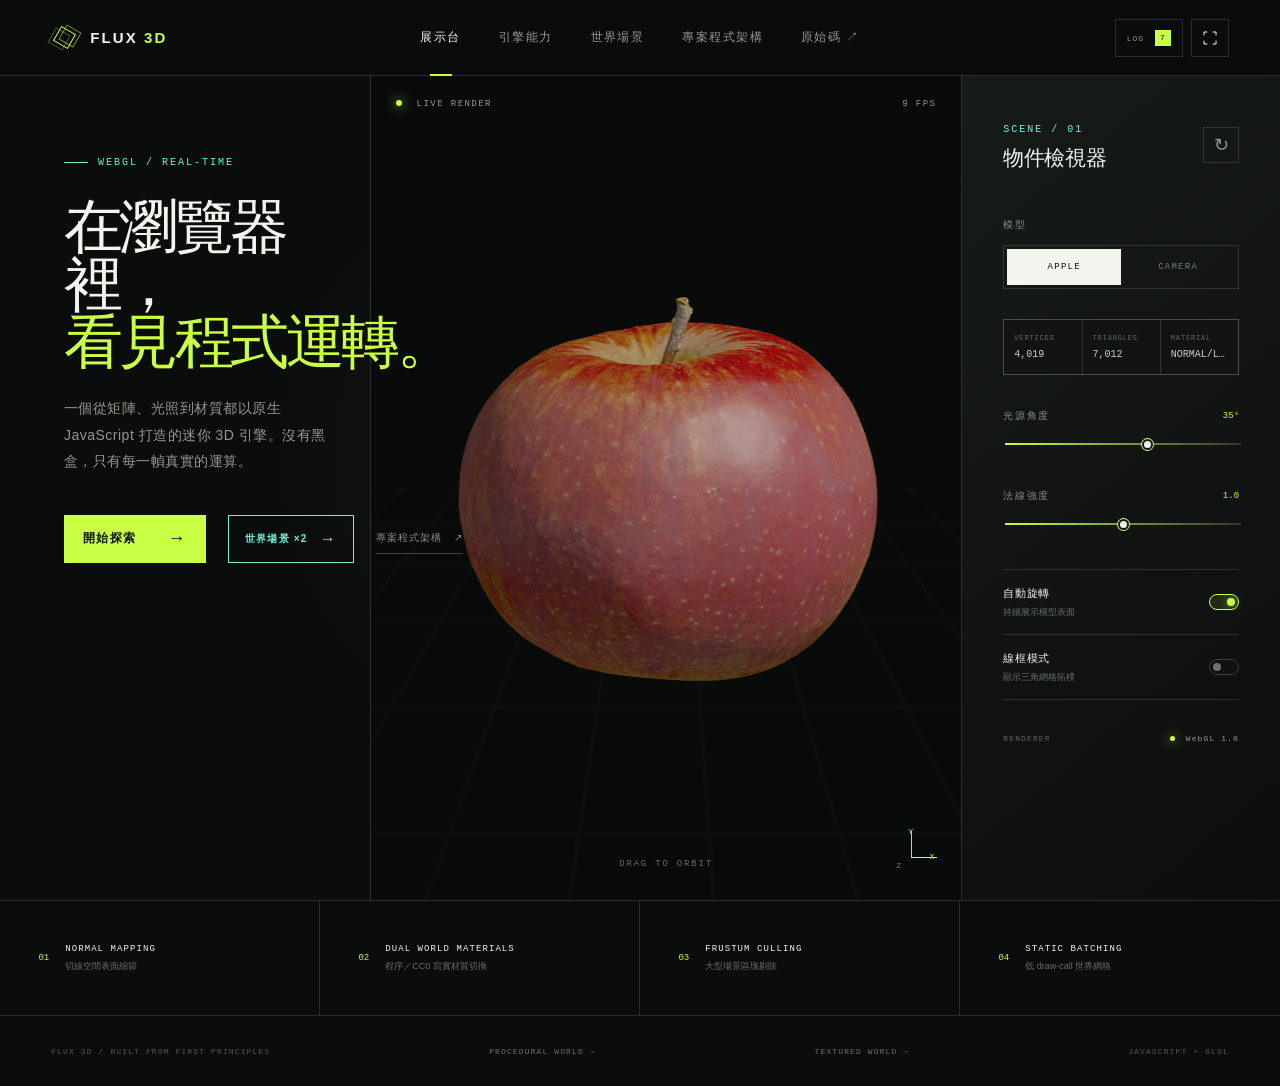
<file: index.html>
<!doctype html>
<!-- [MODIFIED — WORLD SCENE] Object showcase now links to a separate large world. -->
<html lang="zh-Hant">
<head>
    <meta charset="UTF-8">
    <meta name="viewport" content="width=device-width, initial-scale=1.0">
    <meta name="description" content="Flux 3D — 一個以原生 WebGL 與 JavaScript 打造的輕量 3D 引擎展示。">
    <title>Flux 3D — WebGL Engine</title>
    <link rel="icon" href="data:image/svg+xml,%3Csvg xmlns='http://www.w3.org/2000/svg' viewBox='0 0 32 32'%3E%3Crect width='32' height='32' fill='%230b0d0c'/%3E%3Cpath d='M16 4 27 10v12l-11 6-11-6V10Z' fill='none' stroke='%23c9ff45' stroke-width='2'/%3E%3C/svg%3E">
    <link rel="stylesheet" href="styles.css">
    <script type="module" src="script.js"></script>
</head>
<body>
    <header class="topbar">
        <a class="brand" href="#viewer" aria-label="Flux 3D 首頁">
            <span class="brand-mark" aria-hidden="true"><i></i><i></i><i></i></span>
            <span>FLUX <b>3D</b></span>
        </a>
        <nav aria-label="主要導覽">
            <a class="active" href="#viewer">展示台</a>
            <a href="#features">引擎能力</a>
            <a href="world.html">世界場景</a>
            <a href="architecture.html">專案程式架構</a>
            <a href="https://github.com/LiMinChu914/3D-Engine" target="_blank" rel="noreferrer">原始碼 ↗</a>
        </nav>
        <div class="topbar-actions">
            <button class="log-toggle" id="logger-toggle" type="button" aria-controls="logger-panel" aria-expanded="false">LOG <span id="logger-count">0</span></button>
            <button class="icon-button" id="fullscreen" type="button" aria-label="全螢幕檢視">
                <svg viewBox="0 0 24 24" aria-hidden="true"><path d="M8 3H3v5M16 3h5v5M8 21H3v-5M16 21h5v-5"/></svg>
            </button>
        </div>
    </header>

    <main id="viewer">
        <section class="hero-copy" aria-labelledby="hero-title">
            <div class="eyebrow"><span></span> WEBGL / REAL-TIME</div>
            <h1 id="hero-title">在瀏覽器裡，<br><em>看見程式運轉。</em></h1>
            <p>一個從矩陣、光照到材質都以原生 JavaScript 打造的迷你 3D 引擎。沒有黑盒，只有每一幀真實的運算。</p>
            <div class="hero-actions">
                <button class="primary-button" id="focus-viewer" type="button">開始探索 <span>→</span></button>
                <a class="world-cta" href="world.html" title="可切換程序材質與 Poly Haven 寫實材質">世界場景 ×2 <span>→</span></a>
                <a class="architecture-cta" href="architecture.html">專案程式架構 <span>↗</span></a>
            </div>
        </section>

        <section class="viewport-shell" aria-label="3D 模型展示台">
            <canvas id="canvas" tabindex="0" aria-label="Flux 3D 即時渲染畫布"></canvas>
            <div class="canvas-grid" aria-hidden="true"></div>
            <div class="loading" id="loading" role="status">
                <span class="loader"></span>
                <p>正在載入模型資源</p>
                <small>PREPARING GPU BUFFERS</small>
            </div>
            <div class="viewport-topline">
                <span><i class="live-dot"></i> LIVE RENDER</span>
                <span id="fps">-- FPS</span>
            </div>
            <div class="axis" aria-hidden="true">
                <span class="axis-y">Y</span><span class="axis-x">X</span><span class="axis-z">Z</span>
            </div>
            <p class="drag-label">DRAG TO ORBIT</p>
        </section>

        <aside class="control-panel" aria-label="3D 控制面板">
            <div class="panel-heading">
                <div>
                    <span class="panel-kicker">SCENE / 01</span>
                    <h2>物件檢視器</h2>
                </div>
                <button class="reset-button" id="reset" type="button" aria-label="重設視角">↻</button>
            </div>

            <div class="control-group">
                <label>模型</label>
                <div class="segmented" id="model-picker">
                    <button class="selected" type="button" data-model="apple">APPLE</button>
                    <button type="button" data-model="camera">CAMERA</button>
                </div>
            </div>

            <div class="object-meta">
                <div><span>VERTICES</span><strong id="vertex-count">—</strong></div>
                <div><span>TRIANGLES</span><strong id="triangle-count">—</strong></div>
                <div><span id="mode-label-title">MATERIAL</span><strong id="mode-label">NORMAL/LIT</strong></div>
            </div>

            <div class="control-group slider-group">
                <div class="label-row"><label for="light-angle">光源角度</label><output id="light-value">35°</output></div>
                <input id="light-angle" type="range" min="-160" max="160" value="35">
            </div>

            <div class="control-group slider-group">
                <div class="label-row"><label for="normal-strength">法線強度</label><output id="normal-value">1.0</output></div>
                <input id="normal-strength" type="range" min="0" max="2" value="1" step="0.1">
            </div>

            <div class="switch-list">
                <label class="switch-row">
                    <span><b>自動旋轉</b><small>持續展示模型表面</small></span>
                    <input id="auto-rotate" type="checkbox" checked><i></i>
                </label>
                <label class="switch-row">
                    <span><b>線框模式</b><small>顯示三角網格拓樸</small></span>
                    <input id="wireframe" type="checkbox"><i></i>
                </label>
            </div>

            <div class="render-status">
                <span>RENDERER</span>
                <strong><i></i> WebGL 1.0</strong>
            </div>
        </aside>
    </main>

    <aside class="logger-panel" id="logger-panel" data-open="false" aria-label="引擎記錄面板">
        <header>
            <div><span>ENGINE DIAGNOSTICS</span><h2>Runtime Logger</h2></div>
            <button id="logger-close" type="button" aria-label="關閉記錄面板">×</button>
        </header>
        <div class="logger-toolbar">
            <div class="logger-filters" aria-label="篩選記錄等級">
                <button class="selected" data-log-filter="all" type="button">ALL</button>
                <button data-log-filter="info" type="button">INFO</button>
                <button data-log-filter="warn" type="button">WARN</button>
                <button data-log-filter="error" type="button">ERROR</button>
            </div>
            <button id="logger-clear" type="button">CLEAR</button>
        </div>
        <ol class="logger-entries" id="logger-entries" data-empty="true"></ol>
    </aside>

    <section class="feature-strip" id="features" aria-label="引擎能力">
        <article><span>01</span><div><b>NORMAL MAPPING</b><small>切線空間表面細節</small></div></article>
        <article><span>02</span><div><b>DUAL WORLD MATERIALS</b><small>程序／CC0 寫實材質切換</small></div></article>
        <article><span>03</span><div><b>FRUSTUM CULLING</b><small>大型場景區塊剔除</small></div></article>
        <article><span>04</span><div><b>STATIC BATCHING</b><small>低 draw-call 世界網格</small></div></article>
    </section>

    <footer>
        <span>FLUX 3D / BUILT FROM FIRST PRINCIPLES</span>
        <a href="world.html">PROCEDURAL WORLD →</a>
        <a href="world.html?material=textured">TEXTURED WORLD →</a>
        <span>JAVASCRIPT + GLSL</span>
    </footer>
</body>
</html>
</file>
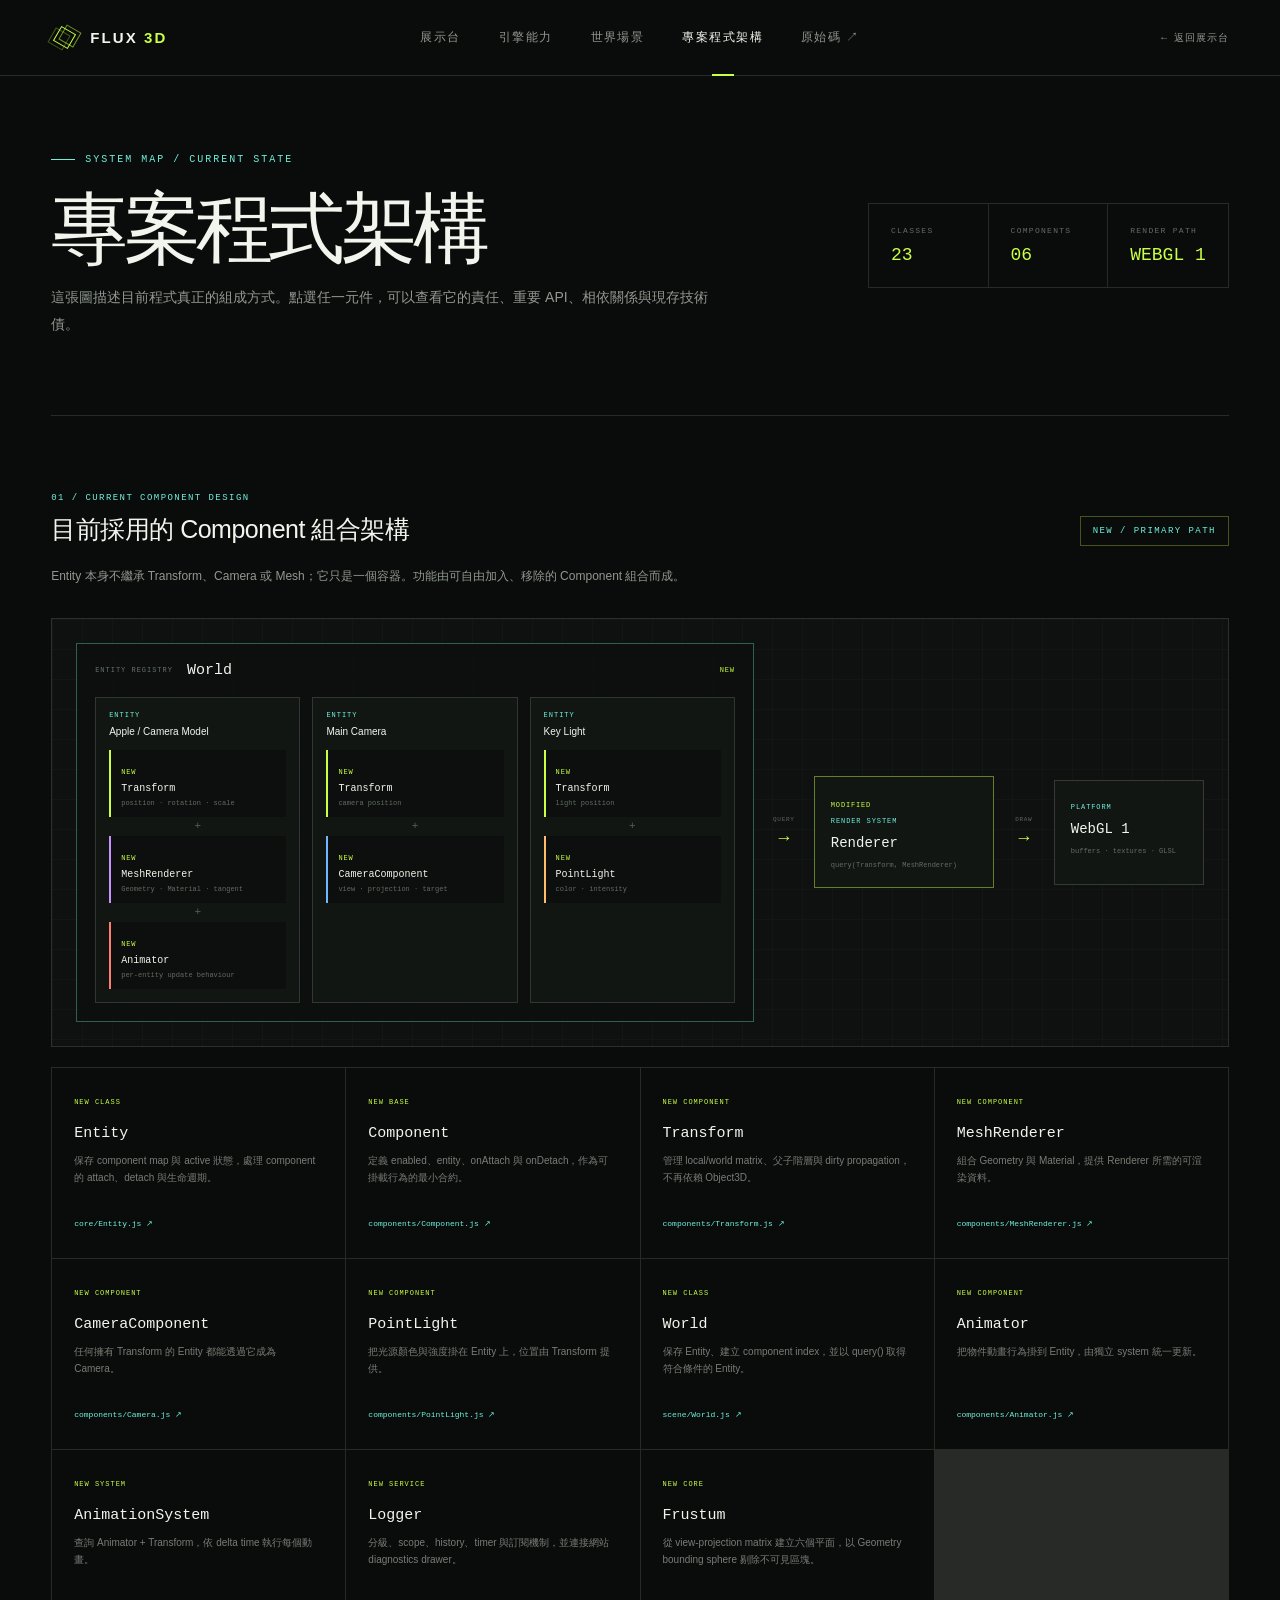
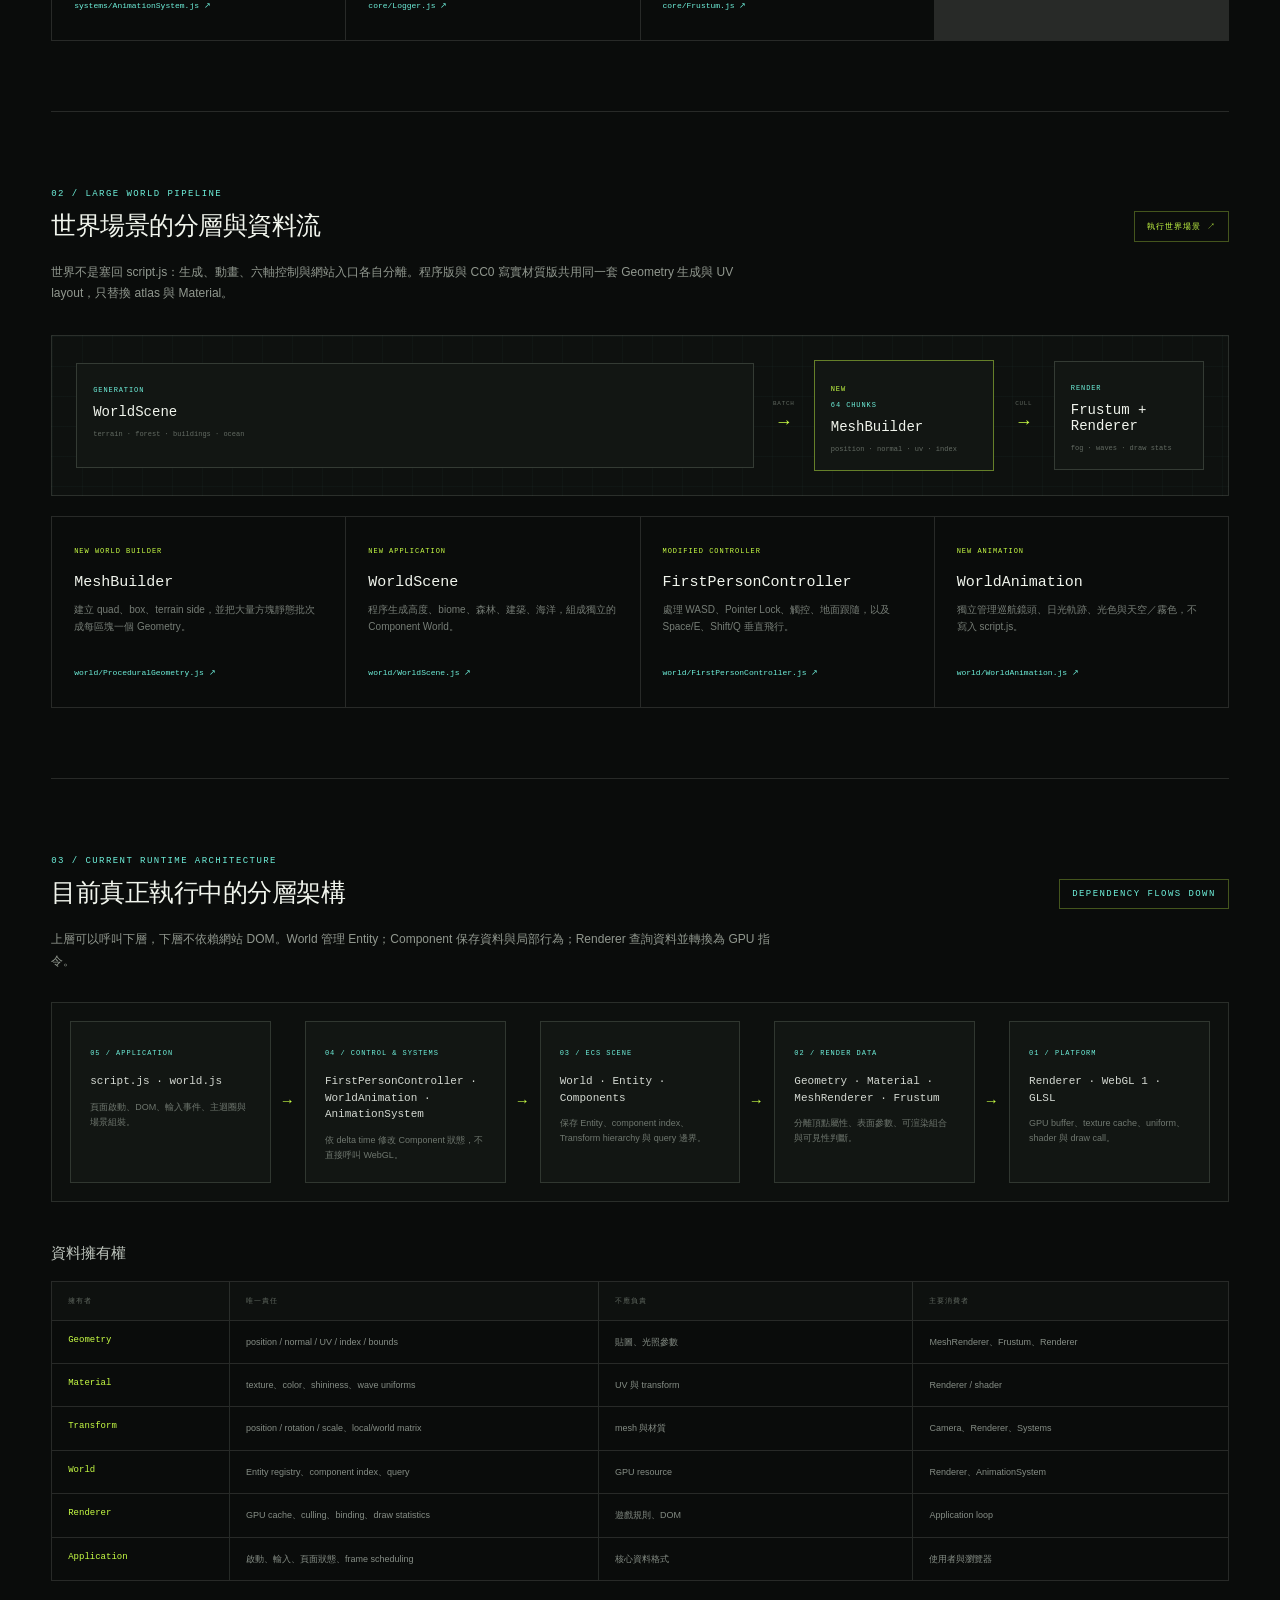
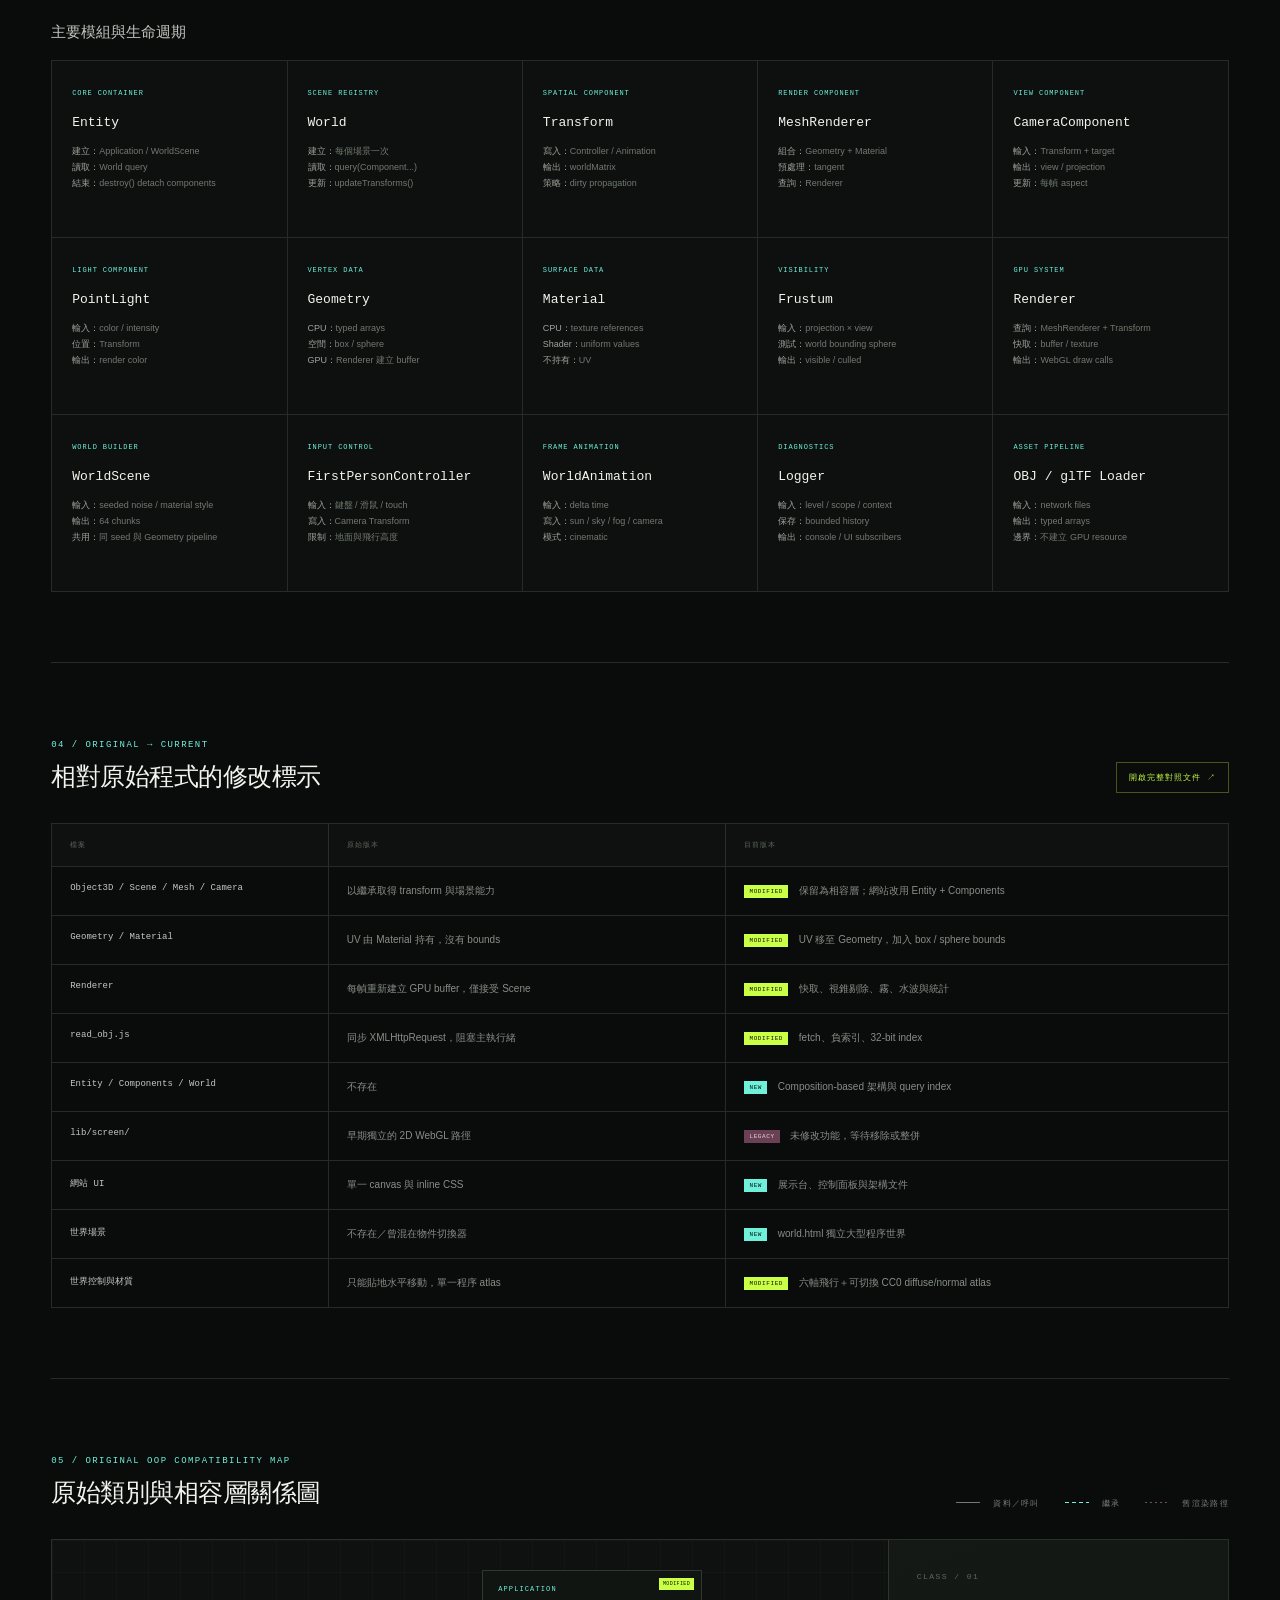
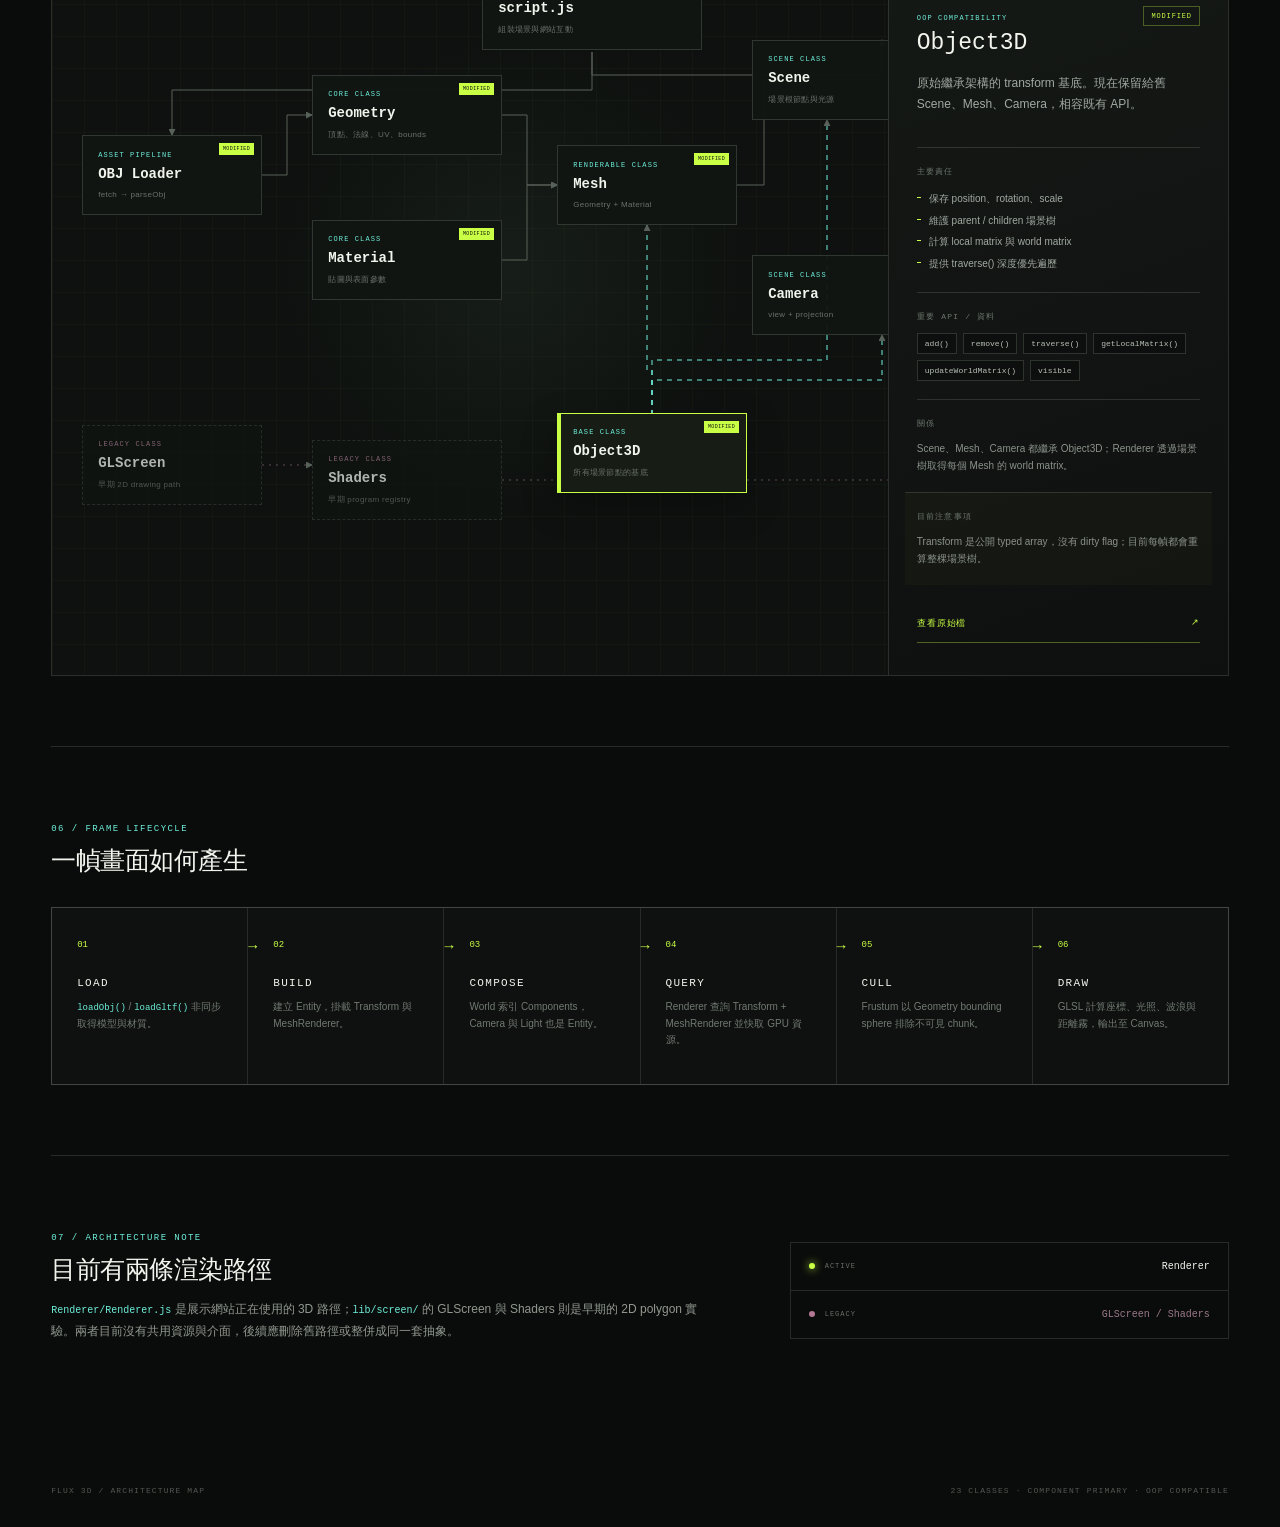
<file: architecture.html>
<!doctype html>
<!-- [MODIFIED — LARGE WORLD] Architecture map now includes world pipeline and culling. -->
<html lang="zh-Hant">
<head>
    <meta charset="UTF-8">
    <meta name="viewport" content="width=device-width, initial-scale=1.0">
    <meta name="description" content="Flux 3D 專案程式架構：探索每個引擎類別、關係與渲染資料流。">
    <title>專案程式架構 — Flux 3D</title>
    <link rel="icon" href="data:image/svg+xml,%3Csvg xmlns='http://www.w3.org/2000/svg' viewBox='0 0 32 32'%3E%3Crect width='32' height='32' fill='%230b0d0c'/%3E%3Cpath d='M16 4 27 10v12l-11 6-11-6V10Z' fill='none' stroke='%23c9ff45' stroke-width='2'/%3E%3C/svg%3E">
    <link rel="stylesheet" href="styles.css">
    <link rel="stylesheet" href="architecture.css">
    <script type="module" src="architecture.js"></script>
</head>
<body class="architecture-page">
    <header class="topbar">
        <a class="brand" href="index.html" aria-label="回到 Flux 3D 首頁">
            <span class="brand-mark" aria-hidden="true"><i></i><i></i><i></i></span>
            <span>FLUX <b>3D</b></span>
        </a>
        <nav aria-label="主要導覽">
            <a href="index.html">展示台</a>
            <a href="index.html#features">引擎能力</a>
            <a href="world.html">世界場景</a>
            <a class="active" href="architecture.html">專案程式架構</a>
            <a href="https://github.com/LiMinChu914/3D-Engine" target="_blank" rel="noreferrer">原始碼 ↗</a>
        </nav>
        <a class="back-link" href="index.html" aria-label="回到展示台">← <span>返回展示台</span></a>
    </header>

    <main class="architecture-main">
        <section class="architecture-intro">
            <div>
                <div class="eyebrow"><span></span> SYSTEM MAP / CURRENT STATE</div>
                <h1>專案程式架構</h1>
                <p>這張圖描述目前程式真正的組成方式。點選任一元件，可以查看它的責任、重要 API、相依關係與現存技術債。</p>
            </div>
            <dl class="architecture-stats">
                <div><dt>CLASSES</dt><dd>23</dd></div>
                <div><dt>COMPONENTS</dt><dd>06</dd></div>
                <div><dt>RENDER PATH</dt><dd>WEBGL 1</dd></div>
            </dl>
        </section>

        <section class="component-now-section" aria-labelledby="component-title">
            <header class="section-heading">
                <div>
                    <span>01 / CURRENT COMPONENT DESIGN</span>
                    <h2 id="component-title">目前採用的 Component 組合架構</h2>
                </div>
                <span class="new-architecture-badge">NEW / PRIMARY PATH</span>
            </header>
            <p class="section-description">Entity 本身不繼承 Transform、Camera 或 Mesh；它只是一個容器。功能由可自由加入、移除的 Component 組合而成。</p>

            <div class="composition-board">
                <div class="world-frame">
                    <div class="world-title"><span>ENTITY REGISTRY</span><strong>World</strong><i>NEW</i></div>
                    <div class="entity-recipes">
                        <article>
                            <header><span>ENTITY</span><b>Apple / Camera Model</b></header>
                            <div class="component-chip transform"><i>NEW</i><strong>Transform</strong><small>position · rotation · scale</small></div>
                            <div class="plus">+</div>
                            <div class="component-chip render"><i>NEW</i><strong>MeshRenderer</strong><small>Geometry · Material · tangent</small></div>
                            <div class="plus">+</div>
                            <div class="component-chip animator"><i>NEW</i><strong>Animator</strong><small>per-entity update behaviour</small></div>
                        </article>
                        <article>
                            <header><span>ENTITY</span><b>Main Camera</b></header>
                            <div class="component-chip transform"><i>NEW</i><strong>Transform</strong><small>camera position</small></div>
                            <div class="plus">+</div>
                            <div class="component-chip camera"><i>NEW</i><strong>CameraComponent</strong><small>view · projection · target</small></div>
                        </article>
                        <article>
                            <header><span>ENTITY</span><b>Key Light</b></header>
                            <div class="component-chip transform"><i>NEW</i><strong>Transform</strong><small>light position</small></div>
                            <div class="plus">+</div>
                            <div class="component-chip light"><i>NEW</i><strong>PointLight</strong><small>color · intensity</small></div>
                        </article>
                    </div>
                </div>
                <div class="composition-arrow"><span>QUERY</span>→</div>
                <div class="composition-target modified-target"><i>MODIFIED</i><span>RENDER SYSTEM</span><strong>Renderer</strong><small>query(Transform, MeshRenderer)</small></div>
                <div class="composition-arrow"><span>DRAW</span>→</div>
                <div class="composition-target"><span>PLATFORM</span><strong>WebGL 1</strong><small>buffers · textures · GLSL</small></div>
            </div>

            <div class="component-inventory">
                <article><span>NEW CLASS</span><h3>Entity</h3><p>保存 component map 與 active 狀態，處理 component 的 attach、detach 與生命週期。</p><a href="core/Entity.js">core/Entity.js ↗</a></article>
                <article><span>NEW BASE</span><h3>Component</h3><p>定義 enabled、entity、onAttach 與 onDetach，作為可掛載行為的最小合約。</p><a href="components/Component.js">components/Component.js ↗</a></article>
                <article><span>NEW COMPONENT</span><h3>Transform</h3><p>管理 local/world matrix、父子階層與 dirty propagation，不再依賴 Object3D。</p><a href="components/Transform.js">components/Transform.js ↗</a></article>
                <article><span>NEW COMPONENT</span><h3>MeshRenderer</h3><p>組合 Geometry 與 Material，提供 Renderer 所需的可渲染資料。</p><a href="components/MeshRenderer.js">components/MeshRenderer.js ↗</a></article>
                <article><span>NEW COMPONENT</span><h3>CameraComponent</h3><p>任何擁有 Transform 的 Entity 都能透過它成為 Camera。</p><a href="components/Camera.js">components/Camera.js ↗</a></article>
                <article><span>NEW COMPONENT</span><h3>PointLight</h3><p>把光源顏色與強度掛在 Entity 上，位置由 Transform 提供。</p><a href="components/PointLight.js">components/PointLight.js ↗</a></article>
                <article><span>NEW CLASS</span><h3>World</h3><p>保存 Entity、建立 component index，並以 query() 取得符合條件的 Entity。</p><a href="scene/World.js">scene/World.js ↗</a></article>
                <article><span>NEW COMPONENT</span><h3>Animator</h3><p>把物件動畫行為掛到 Entity，由獨立 system 統一更新。</p><a href="components/Animator.js">components/Animator.js ↗</a></article>
                <article><span>NEW SYSTEM</span><h3>AnimationSystem</h3><p>查詢 Animator + Transform，依 delta time 執行每個動畫。</p><a href="systems/AnimationSystem.js">systems/AnimationSystem.js ↗</a></article>
                <article><span>NEW SERVICE</span><h3>Logger</h3><p>分級、scope、history、timer 與訂閱機制，並連接網站 diagnostics drawer。</p><a href="core/Logger.js">core/Logger.js ↗</a></article>
                <article><span>NEW CORE</span><h3>Frustum</h3><p>從 view-projection matrix 建立六個平面，以 Geometry bounding sphere 剔除不可見區塊。</p><a href="core/Frustum.js">core/Frustum.js ↗</a></article>
            </div>
        </section>

        <section class="component-now-section" aria-labelledby="world-architecture-title">
            <header class="section-heading">
                <div><span>02 / LARGE WORLD PIPELINE</span><h2 id="world-architecture-title">世界場景的分層與資料流</h2></div>
                <a class="change-doc-link" href="world.html">執行世界場景 ↗</a>
            </header>
            <p class="section-description">世界不是塞回 script.js：生成、動畫、六軸控制與網站入口各自分離。程序版與 CC0 寫實材質版共用同一套 Geometry 生成與 UV layout，只替換 atlas 與 Material。</p>
            <div class="composition-board">
                <div class="composition-target"><span>GENERATION</span><strong>WorldScene</strong><small>terrain · forest · buildings · ocean</small></div>
                <div class="composition-arrow"><span>BATCH</span>→</div>
                <div class="composition-target modified-target"><i>NEW</i><span>64 CHUNKS</span><strong>MeshBuilder</strong><small>position · normal · uv · index</small></div>
                <div class="composition-arrow"><span>CULL</span>→</div>
                <div class="composition-target"><span>RENDER</span><strong>Frustum + Renderer</strong><small>fog · waves · draw stats</small></div>
            </div>
            <div class="component-inventory">
                <article><span>NEW WORLD BUILDER</span><h3>MeshBuilder</h3><p>建立 quad、box、terrain side，並把大量方塊靜態批次成每區塊一個 Geometry。</p><a href="world/ProceduralGeometry.js">world/ProceduralGeometry.js ↗</a></article>
                <article><span>NEW APPLICATION</span><h3>WorldScene</h3><p>程序生成高度、biome、森林、建築、海洋，組成獨立的 Component World。</p><a href="world/WorldScene.js">world/WorldScene.js ↗</a></article>
                <article><span>MODIFIED CONTROLLER</span><h3>FirstPersonController</h3><p>處理 WASD、Pointer Lock、觸控、地面跟隨，以及 Space/E、Shift/Q 垂直飛行。</p><a href="world/FirstPersonController.js">world/FirstPersonController.js ↗</a></article>
                <article><span>NEW ANIMATION</span><h3>WorldAnimation</h3><p>獨立管理巡航鏡頭、日光軌跡、光色與天空／霧色，不寫入 script.js。</p><a href="world/WorldAnimation.js">world/WorldAnimation.js ↗</a></article>
            </div>
        </section>

        <section class="runtime-section" aria-labelledby="runtime-title">
            <header class="section-heading">
                <div><span>03 / CURRENT RUNTIME ARCHITECTURE</span><h2 id="runtime-title">目前真正執行中的分層架構</h2></div>
                <span class="new-architecture-badge">DEPENDENCY FLOWS DOWN</span>
            </header>
            <p class="section-description">上層可以呼叫下層，下層不依賴網站 DOM。World 管理 Entity；Component 保存資料與局部行為；Renderer 查詢資料並轉換為 GPU 指令。</p>

            <div class="layer-stack" aria-label="執行架構分層">
                <article><span>05 / APPLICATION</span><strong>script.js · world.js</strong><p>頁面啟動、DOM、輸入事件、主迴圈與場景組裝。</p></article>
                <i>↓</i>
                <article><span>04 / CONTROL & SYSTEMS</span><strong>FirstPersonController · WorldAnimation · AnimationSystem</strong><p>依 delta time 修改 Component 狀態，不直接呼叫 WebGL。</p></article>
                <i>↓</i>
                <article><span>03 / ECS SCENE</span><strong>World · Entity · Components</strong><p>保存 Entity、component index、Transform hierarchy 與 query 邊界。</p></article>
                <i>↓</i>
                <article><span>02 / RENDER DATA</span><strong>Geometry · Material · MeshRenderer · Frustum</strong><p>分離頂點屬性、表面參數、可渲染組合與可見性判斷。</p></article>
                <i>↓</i>
                <article><span>01 / PLATFORM</span><strong>Renderer · WebGL 1 · GLSL</strong><p>GPU buffer、texture cache、uniform、shader 與 draw call。</p></article>
            </div>

            <h3 class="subsection-title">資料擁有權</h3>
            <div class="ownership-table" role="table" aria-label="引擎資料擁有權">
                <div class="ownership-row heading"><span>擁有者</span><span>唯一責任</span><span>不應負責</span><span>主要消費者</span></div>
                <div class="ownership-row"><b>Geometry</b><span>position / normal / UV / index / bounds</span><span>貼圖、光照參數</span><span>MeshRenderer、Frustum、Renderer</span></div>
                <div class="ownership-row"><b>Material</b><span>texture、color、shininess、wave uniforms</span><span>UV 與 transform</span><span>Renderer / shader</span></div>
                <div class="ownership-row"><b>Transform</b><span>position / rotation / scale、local/world matrix</span><span>mesh 與材質</span><span>Camera、Renderer、Systems</span></div>
                <div class="ownership-row"><b>World</b><span>Entity registry、component index、query</span><span>GPU resource</span><span>Renderer、AnimationSystem</span></div>
                <div class="ownership-row"><b>Renderer</b><span>GPU cache、culling、binding、draw statistics</span><span>遊戲規則、DOM</span><span>Application loop</span></div>
                <div class="ownership-row"><b>Application</b><span>啟動、輸入、頁面狀態、frame scheduling</span><span>核心資料格式</span><span>使用者與瀏覽器</span></div>
            </div>

            <h3 class="subsection-title">主要模組與生命週期</h3>
            <div class="runtime-catalog">
                <article><span>CORE CONTAINER</span><h3>Entity</h3><p><b>建立：</b>Application / WorldScene<br><b>讀取：</b>World query<br><b>結束：</b>destroy() detach components</p></article>
                <article><span>SCENE REGISTRY</span><h3>World</h3><p><b>建立：</b>每個場景一次<br><b>讀取：</b>query(Component...)<br><b>更新：</b>updateTransforms()</p></article>
                <article><span>SPATIAL COMPONENT</span><h3>Transform</h3><p><b>寫入：</b>Controller / Animation<br><b>輸出：</b>worldMatrix<br><b>策略：</b>dirty propagation</p></article>
                <article><span>RENDER COMPONENT</span><h3>MeshRenderer</h3><p><b>組合：</b>Geometry + Material<br><b>預處理：</b>tangent<br><b>查詢：</b>Renderer</p></article>
                <article><span>VIEW COMPONENT</span><h3>CameraComponent</h3><p><b>輸入：</b>Transform + target<br><b>輸出：</b>view / projection<br><b>更新：</b>每幀 aspect</p></article>
                <article><span>LIGHT COMPONENT</span><h3>PointLight</h3><p><b>輸入：</b>color / intensity<br><b>位置：</b>Transform<br><b>輸出：</b>render color</p></article>
                <article><span>VERTEX DATA</span><h3>Geometry</h3><p><b>CPU：</b>typed arrays<br><b>空間：</b>box / sphere<br><b>GPU：</b>Renderer 建立 buffer</p></article>
                <article><span>SURFACE DATA</span><h3>Material</h3><p><b>CPU：</b>texture references<br><b>Shader：</b>uniform values<br><b>不持有：</b>UV</p></article>
                <article><span>VISIBILITY</span><h3>Frustum</h3><p><b>輸入：</b>projection × view<br><b>測試：</b>world bounding sphere<br><b>輸出：</b>visible / culled</p></article>
                <article><span>GPU SYSTEM</span><h3>Renderer</h3><p><b>查詢：</b>MeshRenderer + Transform<br><b>快取：</b>buffer / texture<br><b>輸出：</b>WebGL draw calls</p></article>
                <article><span>WORLD BUILDER</span><h3>WorldScene</h3><p><b>輸入：</b>seeded noise / material style<br><b>輸出：</b>64 chunks<br><b>共用：</b>同 seed 與 Geometry pipeline</p></article>
                <article><span>INPUT CONTROL</span><h3>FirstPersonController</h3><p><b>輸入：</b>鍵盤 / 滑鼠 / touch<br><b>寫入：</b>Camera Transform<br><b>限制：</b>地面與飛行高度</p></article>
                <article><span>FRAME ANIMATION</span><h3>WorldAnimation</h3><p><b>輸入：</b>delta time<br><b>寫入：</b>sun / sky / fog / camera<br><b>模式：</b>cinematic</p></article>
                <article><span>DIAGNOSTICS</span><h3>Logger</h3><p><b>輸入：</b>level / scope / context<br><b>保存：</b>bounded history<br><b>輸出：</b>console / UI subscribers</p></article>
                <article><span>ASSET PIPELINE</span><h3>OBJ / glTF Loader</h3><p><b>輸入：</b>network files<br><b>輸出：</b>typed arrays<br><b>邊界：</b>不建立 GPU resource</p></article>
            </div>
        </section>

        <section class="change-section" aria-labelledby="change-title">
            <header class="section-heading">
                <div><span>04 / ORIGINAL → CURRENT</span><h2 id="change-title">相對原始程式的修改標示</h2></div>
                <a class="change-doc-link" href="CHANGES.md">開啟完整對照文件 ↗</a>
            </header>
            <div class="change-table" role="table" aria-label="原始程式與目前程式比較">
                <div class="change-row heading" role="row"><span>檔案</span><span>原始版本</span><span>目前版本</span></div>
                <div class="change-row" role="row"><b>Object3D / Scene / Mesh / Camera</b><span>以繼承取得 transform 與場景能力</span><span><i class="tag modified">MODIFIED</i> 保留為相容層；網站改用 Entity + Components</span></div>
                <div class="change-row" role="row"><b>Geometry / Material</b><span>UV 由 Material 持有，沒有 bounds</span><span><i class="tag modified">MODIFIED</i> UV 移至 Geometry，加入 box / sphere bounds</span></div>
                <div class="change-row" role="row"><b>Renderer</b><span>每幀重新建立 GPU buffer，僅接受 Scene</span><span><i class="tag modified">MODIFIED</i> 快取、視錐剔除、霧、水波與統計</span></div>
                <div class="change-row" role="row"><b>read_obj.js</b><span>同步 XMLHttpRequest，阻塞主執行緒</span><span><i class="tag modified">MODIFIED</i> fetch、負索引、32-bit index</span></div>
                <div class="change-row" role="row"><b>Entity / Components / World</b><span>不存在</span><span><i class="tag new">NEW</i> Composition-based 架構與 query index</span></div>
                <div class="change-row" role="row"><b>lib/screen/</b><span>早期獨立的 2D WebGL 路徑</span><span><i class="tag legacy">LEGACY</i> 未修改功能，等待移除或整併</span></div>
                <div class="change-row" role="row"><b>網站 UI</b><span>單一 canvas 與 inline CSS</span><span><i class="tag new">NEW</i> 展示台、控制面板與架構文件</span></div>
                <div class="change-row" role="row"><b>世界場景</b><span>不存在／曾混在物件切換器</span><span><i class="tag new">NEW</i> world.html 獨立大型程序世界</span></div>
                <div class="change-row" role="row"><b>世界控制與材質</b><span>只能貼地水平移動，單一程序 atlas</span><span><i class="tag modified">MODIFIED</i> 六軸飛行＋可切換 CC0 diffuse/normal atlas</span></div>
            </div>
        </section>

        <section class="map-section" aria-labelledby="map-title">
            <header class="section-heading">
                <div>
                    <span>05 / ORIGINAL OOP COMPATIBILITY MAP</span>
                    <h2 id="map-title">原始類別與相容層關係圖</h2>
                </div>
                <div class="diagram-legend" aria-label="關係圖圖例">
                    <span><i class="line-solid"></i> 資料／呼叫</span>
                    <span><i class="line-dashed"></i> 繼承</span>
                    <span><i class="line-legacy"></i> 舊渲染路徑</span>
                </div>
            </header>

            <div class="architecture-workspace">
                <div class="diagram-scroller" aria-label="Flux 3D 架構圖，可水平捲動">
                    <div class="diagram-canvas">
                        <svg class="connections" viewBox="0 0 1080 650" role="img" aria-label="元件間的資料流、呼叫及繼承關係">
                            <defs>
                                <marker id="arrow" markerWidth="7" markerHeight="7" refX="6" refY="3.5" orient="auto"><path fill="#586159" d="M0 0L7 3.5L0 7Z"/></marker>
                                <marker id="inherit" markerWidth="9" markerHeight="9" refX="8" refY="4.5" orient="auto"><path fill="#6ef0db" d="M0 0L8 4.5L0 9Z"/></marker>
                            </defs>
                            <g class="data-lines">
                                <path d="M540 112V150H120V195"/>
                                <path d="M540 112V135H830V100"/>
                                <path d="M210 235H235V175H260"/>
                                <path d="M450 175H475V245H505"/>
                                <path d="M450 320H475V245H505"/>
                                <path d="M685 245H712V140H740"/>
                                <path d="M920 140H940V245H900"/>
                                <path d="M920 355H940V285H900"/>
                                <path d="M980 285V470"/>
                            </g>
                            <g class="inherit-lines">
                                <path d="M600 475V430H595V285"/>
                                <path d="M600 475V420H775V180"/>
                                <path d="M600 475V440H830V395"/>
                            </g>
                            <g class="legacy-lines">
                                <path d="M210 525H260"/>
                                <path d="M450 540H860V515H900"/>
                            </g>
                        </svg>

                        <button class="component-node modified node-app" data-component="app" type="button">
                            <span>APPLICATION</span><strong>script.js</strong><small>組裝場景與網站互動</small>
                        </button>
                        <button class="component-node modified node-loader" data-component="loader" type="button">
                            <span>ASSET PIPELINE</span><strong>OBJ Loader</strong><small>fetch → parseObj</small>
                        </button>
                        <button class="component-node modified node-geometry" data-component="geometry" type="button">
                            <span>CORE CLASS</span><strong>Geometry</strong><small>頂點、法線、UV、bounds</small>
                        </button>
                        <button class="component-node modified node-material" data-component="material" type="button">
                            <span>CORE CLASS</span><strong>Material</strong><small>貼圖與表面參數</small>
                        </button>
                        <button class="component-node modified node-mesh" data-component="mesh" type="button">
                            <span>RENDERABLE CLASS</span><strong>Mesh</strong><small>Geometry + Material</small>
                        </button>
                        <button class="component-node modified node-scene" data-component="scene" type="button">
                            <span>SCENE CLASS</span><strong>Scene</strong><small>場景根節點與光源</small>
                        </button>
                        <button class="component-node modified node-camera" data-component="camera" type="button">
                            <span>SCENE CLASS</span><strong>Camera</strong><small>view + projection</small>
                        </button>
                        <button class="component-node modified node-renderer" data-component="renderer" type="button">
                            <span>RENDER CLASS</span><strong>Renderer</strong><small>快取、剔除、霧與 draw call</small>
                        </button>
                        <button class="component-node node-webgl" data-component="webgl" type="button">
                            <span>PLATFORM API</span><strong>WebGL 1</strong><small>GPU / GLSL / Canvas</small>
                        </button>
                        <button class="component-node modified node-object selected" data-component="object3d" type="button">
                            <span>BASE CLASS</span><strong>Object3D</strong><small>所有場景節點的基底</small>
                        </button>
                        <button class="component-node legacy node-glscreen" data-component="glscreen" type="button">
                            <span>LEGACY CLASS</span><strong>GLScreen</strong><small>早期 2D drawing path</small>
                        </button>
                        <button class="component-node legacy node-shaders" data-component="shaders" type="button">
                            <span>LEGACY CLASS</span><strong>Shaders</strong><small>早期 program registry</small>
                        </button>
                    </div>
                </div>

                <aside class="component-detail" aria-live="polite">
                    <div class="detail-index" id="detail-index">CLASS / 01</div>
                    <div class="detail-title-row">
                        <div>
                            <span id="detail-type">BASE CLASS</span>
                            <h3 id="detail-name">Object3D</h3>
                        </div>
                        <span class="status-badge" id="detail-status">ACTIVE</span>
                    </div>
                    <p class="detail-summary" id="detail-summary"></p>

                    <div class="detail-block">
                        <h4>主要責任</h4>
                        <ul id="detail-responsibilities"></ul>
                    </div>
                    <div class="detail-block">
                        <h4>重要 API / 資料</h4>
                        <div class="api-tags" id="detail-api"></div>
                    </div>
                    <div class="detail-block">
                        <h4>關係</h4>
                        <p id="detail-relations"></p>
                    </div>
                    <div class="detail-block debt-block">
                        <h4>目前注意事項</h4>
                        <p id="detail-debt"></p>
                    </div>
                    <a class="source-link" id="detail-source" href="core/Object3D.js">查看原始檔 <span>↗</span></a>
                </aside>
            </div>
        </section>

        <section class="flow-section" aria-labelledby="flow-title">
            <header class="section-heading">
                <div><span>06 / FRAME LIFECYCLE</span><h2 id="flow-title">一幀畫面如何產生</h2></div>
            </header>
            <ol class="render-flow">
                <li><span>01</span><div><b>LOAD</b><p><code>loadObj()</code> / <code>loadGltf()</code> 非同步取得模型與材質。</p></div></li>
                <li><span>02</span><div><b>BUILD</b><p>建立 Entity，掛載 Transform 與 MeshRenderer。</p></div></li>
                <li><span>03</span><div><b>COMPOSE</b><p>World 索引 Components，Camera 與 Light 也是 Entity。</p></div></li>
                <li><span>04</span><div><b>QUERY</b><p>Renderer 查詢 Transform + MeshRenderer 並快取 GPU 資源。</p></div></li>
                <li><span>05</span><div><b>CULL</b><p>Frustum 以 Geometry bounding sphere 排除不可見 chunk。</p></div></li>
                <li><span>06</span><div><b>DRAW</b><p>GLSL 計算座標、光照、波浪與距離霧，輸出至 Canvas。</p></div></li>
            </ol>
        </section>

        <section class="boundary-section" aria-labelledby="boundary-title">
            <div class="boundary-copy">
                <span>07 / ARCHITECTURE NOTE</span>
                <h2 id="boundary-title">目前有兩條渲染路徑</h2>
                <p><code>Renderer/Renderer.js</code> 是展示網站正在使用的 3D 路徑；<code>lib/screen/</code> 的 GLScreen 與 Shaders 則是早期的 2D polygon 實驗。兩者目前沒有共用資源與介面，後續應刪除舊路徑或整併成同一套抽象。</p>
            </div>
            <div class="boundary-status">
                <div><i></i><span>ACTIVE</span><strong>Renderer</strong></div>
                <div class="legacy"><i></i><span>LEGACY</span><strong>GLScreen / Shaders</strong></div>
            </div>
        </section>
    </main>

    <footer>
        <span>FLUX 3D / ARCHITECTURE MAP</span>
        <span>23 CLASSES · COMPONENT PRIMARY · OOP COMPATIBLE</span>
    </footer>
</body>
</html>
</file>
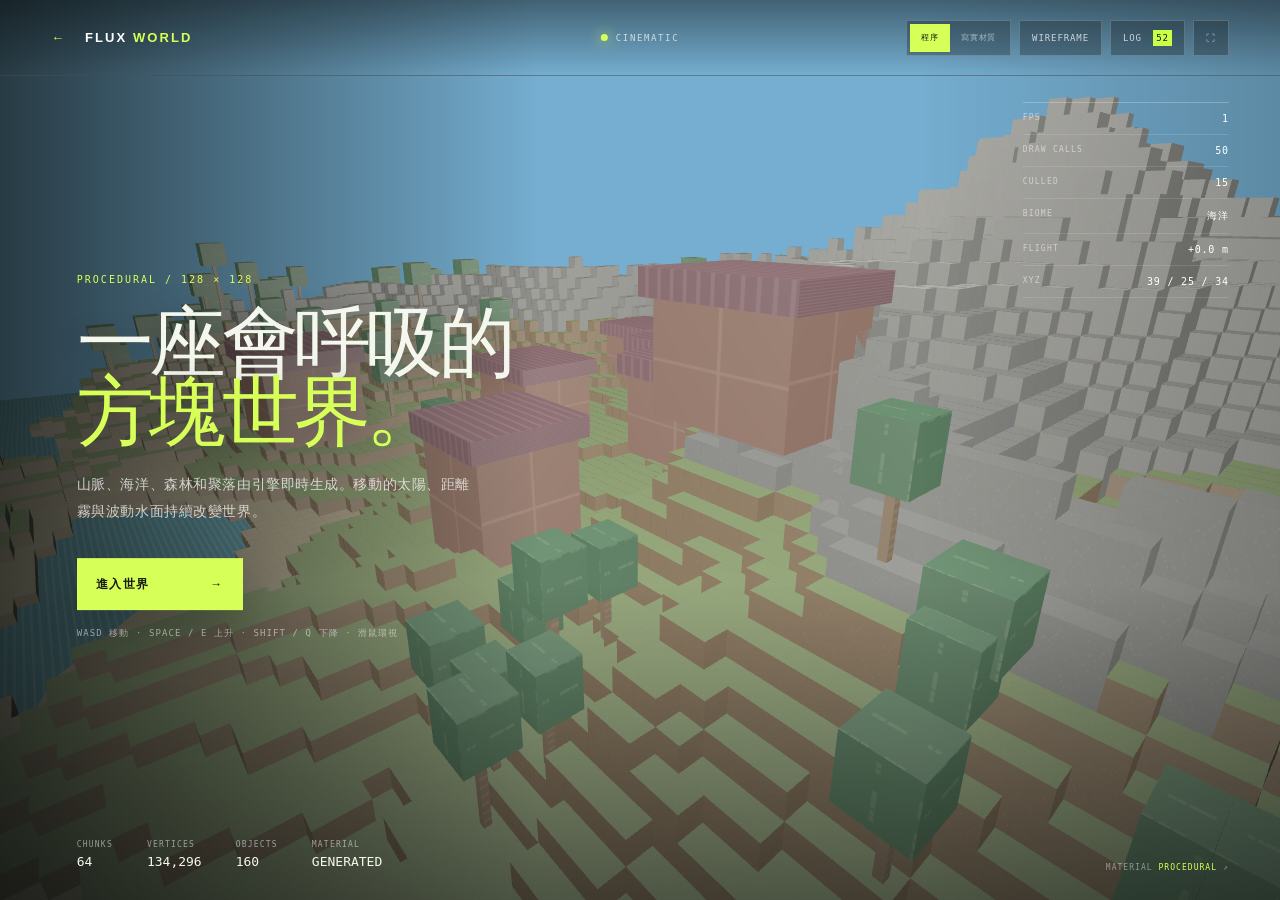
<file: world.html>
<!doctype html>
<!-- [MODIFIED — TEXTURED WORLD] Standalone world with procedural/CC0 material variants. -->
<html lang="zh-Hant">
<head>
    <meta charset="UTF-8">
    <meta name="viewport" content="width=device-width, initial-scale=1.0, maximum-scale=1.0">
    <meta name="description" content="Flux 3D 程序化大型世界：山脈、海洋、森林、聚落與即時動畫。">
    <title>世界場景 — Flux 3D</title>
    <link rel="icon" href="data:image/svg+xml,%3Csvg xmlns='http://www.w3.org/2000/svg' viewBox='0 0 32 32'%3E%3Crect width='32' height='32' fill='%230b0d0c'/%3E%3Cpath d='M16 4 27 10v12l-11 6-11-6V10Z' fill='none' stroke='%23c9ff45' stroke-width='2'/%3E%3C/svg%3E">
    <link rel="stylesheet" href="styles.css">
    <link rel="stylesheet" href="world.css">
    <script type="module" src="world.js"></script>
</head>
<body class="world-page">
    <canvas id="world-canvas" aria-label="Flux 3D 大型世界即時畫面"></canvas>
    <div class="world-vignette" aria-hidden="true"></div>

    <header class="world-nav">
        <a class="world-brand" href="index.html"><span>←</span> FLUX <b>WORLD</b></a>
        <div class="world-mode"><i></i><span id="world-mode">CINEMATIC</span></div>
        <div class="world-actions">
            <div class="material-switch" aria-label="世界材質版本">
                <a data-material-style="procedural" href="world.html">程序</a>
                <a data-material-style="textured" href="world.html?material=textured">寫實材質</a>
            </div>
            <button id="world-wireframe" type="button" aria-pressed="false">WIREFRAME</button>
            <button class="log-toggle" id="logger-toggle" type="button" aria-controls="logger-panel" aria-expanded="false">LOG <span id="logger-count">0</span></button>
            <button id="world-fullscreen" type="button" aria-label="全螢幕">⛶</button>
        </div>
    </header>

    <section class="world-intro" aria-labelledby="world-title">
        <p class="world-kicker" id="world-kicker">PROCEDURAL / 128 × 128</p>
        <h1 id="world-title">一座會呼吸的<br><em id="world-title-accent">方塊世界。</em></h1>
        <p id="world-description">山脈、海洋、森林和聚落由引擎即時生成。移動的太陽、距離霧與波動水面持續改變世界。</p>
        <button id="enter-world" type="button">進入世界 <span>→</span></button>
        <small>WASD 移動 · SPACE / E 上升 · SHIFT / Q 下降 · 滑鼠環視</small>
    </section>

    <aside class="world-hud" aria-label="世界運作狀態">
        <div><span>FPS</span><strong id="world-fps">--</strong></div>
        <div><span>DRAW CALLS</span><strong id="draw-calls">--</strong></div>
        <div><span>CULLED</span><strong id="culled-chunks">--</strong></div>
        <div><span>BIOME</span><strong id="biome">--</strong></div>
        <div><span>FLIGHT</span><strong id="flight-height">+0.0 m</strong></div>
        <div><span>XYZ</span><strong id="coordinates">-- / -- / --</strong></div>
    </aside>

    <section class="world-summary" aria-label="世界資料">
        <div><span>CHUNKS</span><strong id="chunk-count">--</strong></div>
        <div><span>VERTICES</span><strong id="world-vertices">--</strong></div>
        <div><span>OBJECTS</span><strong id="world-objects">--</strong></div>
        <div><span>MATERIAL</span><strong id="world-material">--</strong></div>
    </section>

    <div class="crosshair" aria-hidden="true"><i></i><i></i></div>
    <div class="mobile-controls" aria-label="移動控制">
        <button data-move="forward" aria-label="向前">↑</button>
        <button data-move="up" aria-label="垂直上升">＋</button>
        <button data-move="left" aria-label="向左">←</button>
        <button data-move="back" aria-label="向後">↓</button>
        <button data-move="right" aria-label="向右">→</button>
        <button data-move="down" aria-label="垂直下降">−</button>
    </div>

    <a class="material-credit" href="https://polyhaven.com" target="_blank" rel="noreferrer">MATERIAL <strong id="material-label">PROCEDURAL</strong> ↗</a>

    <div class="world-loading" id="world-loading" role="status">
        <div class="loading-mark"><span></span><span></span><span></span></div>
        <strong>正在初始化世界生成器</strong>
        <div class="loading-track"><i></i></div>
        <small>BUILDING STATIC CHUNKS / CALCULATING BOUNDS</small>
    </div>

    <aside class="logger-panel" id="logger-panel" data-open="false" aria-label="引擎記錄面板">
        <header><div><span>ENGINE DIAGNOSTICS</span><h2>World Logger</h2></div><button id="logger-close" type="button" aria-label="關閉">×</button></header>
        <div class="logger-toolbar">
            <div class="logger-filters">
                <button class="selected" data-log-filter="all" type="button">ALL</button>
                <button data-log-filter="info" type="button">INFO</button>
                <button data-log-filter="warn" type="button">WARN</button>
                <button data-log-filter="error" type="button">ERROR</button>
            </div>
            <button id="logger-clear" type="button">CLEAR</button>
        </div>
        <ol class="logger-entries" id="logger-entries" data-empty="true"></ol>
    </aside>
</body>
</html>
</file>
<file: styles.css>
/* [MODIFIED — WORLD SCENE] Added the dedicated world CTA; showcase styles remain here. */
:root {
    color-scheme: dark;
    --ink: #f1f5ed;
    --muted: #91988f;
    --line: rgba(235, 244, 230, 0.13);
    --panel: rgba(18, 21, 20, 0.82);
    --acid: #c9ff45;
    --cyan: #6ef0db;
    --bg: #0b0d0c;
}

* { box-sizing: border-box; }

html { scroll-behavior: smooth; }

body {
    margin: 0;
    min-width: 320px;
    background:
        radial-gradient(circle at 45% 42%, rgba(69, 100, 81, 0.14), transparent 32%),
        var(--bg);
    color: var(--ink);
    font-family: Inter, "Noto Sans TC", "Segoe UI", sans-serif;
    -webkit-font-smoothing: antialiased;
}

button, input { font: inherit; }
button, a { -webkit-tap-highlight-color: transparent; }
button { color: inherit; }

.topbar {
    height: 76px;
    padding: 0 clamp(24px, 4vw, 68px);
    display: grid;
    grid-template-columns: 1fr auto 1fr;
    align-items: center;
    border-bottom: 1px solid var(--line);
    position: relative;
    z-index: 10;
    background: rgba(11, 13, 12, 0.78);
    backdrop-filter: blur(16px);
}

.brand {
    display: inline-flex;
    width: fit-content;
    align-items: center;
    gap: 12px;
    color: var(--ink);
    text-decoration: none;
    font-size: 15px;
    font-weight: 800;
    letter-spacing: .14em;
}

.brand b { color: var(--acid); }

.brand-mark {
    width: 27px;
    height: 27px;
    display: grid;
    place-items: center;
    position: relative;
    transform: rotate(30deg);
}

.brand-mark i {
    position: absolute;
    width: 17px;
    height: 17px;
    border: 1px solid var(--acid);
}

.brand-mark i:nth-child(2) { transform: translate(4px, -4px); opacity: .55; }
.brand-mark i:nth-child(3) { transform: translate(-4px, 4px); opacity: .3; }

nav { display: flex; height: 100%; gap: 38px; }
nav a {
    display: grid;
    place-items: center;
    color: var(--muted);
    text-decoration: none;
    font-size: 12px;
    letter-spacing: .12em;
    position: relative;
    transition: color .2s ease;
}
nav a:hover, nav a.active { color: var(--ink); }
nav a.active::after {
    content: "";
    position: absolute;
    width: 22px;
    height: 2px;
    bottom: -1px;
    background: var(--acid);
}

.icon-button, .reset-button {
    border: 1px solid var(--line);
    background: transparent;
    cursor: pointer;
    transition: border-color .2s, background .2s;
}
.icon-button { width: 38px; height: 38px; justify-self: end; padding: 10px; }
.icon-button:hover, .reset-button:hover { border-color: var(--acid); background: rgba(201, 255, 69, .06); }
.icon-button svg { fill: none; stroke: currentColor; stroke-width: 1.5; }
.topbar-actions { justify-self: end; display: flex; align-items: center; gap: 8px; }
.log-toggle { height: 38px; padding: 0 11px; color: #8b938b; border: 1px solid var(--line); background: transparent; cursor: pointer; font: 8px monospace; letter-spacing: .12em; }
.log-toggle:hover { color: var(--acid); border-color: var(--acid); }
.log-toggle span { display: inline-grid; place-items: center; min-width: 16px; height: 16px; margin-left: 5px; padding: 0 3px; color: #111; background: var(--acid); }

main {
    min-height: calc(100vh - 76px);
    display: grid;
    grid-template-columns: minmax(260px, .78fr) minmax(420px, 1.25fr) minmax(270px, .67fr);
    position: relative;
}

.hero-copy {
    padding: clamp(58px, 9vh, 110px) 24px 46px clamp(28px, 5vw, 80px);
    position: relative;
    z-index: 2;
}

.eyebrow, .panel-kicker {
    color: var(--cyan);
    font-family: "SFMono-Regular", Consolas, monospace;
    font-size: 10px;
    letter-spacing: .2em;
}
.eyebrow { display: flex; align-items: center; gap: 10px; }
.eyebrow span { width: 24px; height: 1px; background: var(--cyan); }

h1 {
    margin: 30px 0 24px;
    font-size: clamp(42px, 4.6vw, 76px);
    line-height: .98;
    letter-spacing: -.06em;
    font-weight: 560;
}
h1 em { color: var(--acid); font-style: normal; white-space: nowrap; }
.hero-copy > p {
    max-width: 390px;
    color: var(--muted);
    font-size: 14px;
    line-height: 1.9;
    letter-spacing: .035em;
}
.hero-actions { display: flex; align-items: center; gap: 22px; margin-top: 40px; }
.primary-button {
    border: 1px solid var(--acid);
    background: var(--acid);
    color: #11150b;
    min-width: 142px;
    height: 48px;
    padding: 0 18px;
    display: flex;
    align-items: center;
    justify-content: space-between;
    cursor: pointer;
    font-size: 12px;
    font-weight: 800;
    letter-spacing: .12em;
    transition: transform .2s, box-shadow .2s;
}
.primary-button:hover { transform: translateY(-2px); box-shadow: 0 12px 34px rgba(201,255,69,.15); }
.primary-button span { font-size: 18px; font-weight: 400; }
.architecture-cta {
    color: #858d85;
    font-size: 10px;
    letter-spacing: .1em;
    text-decoration: none;
    white-space: nowrap;
    border-bottom: 1px solid #3b423b;
    padding: 8px 0;
    transition: color .2s, border-color .2s;
}
.architecture-cta:hover { color: var(--acid); border-color: var(--acid); }
.architecture-cta span { margin-left: 8px; }
.world-cta {
    min-width: 126px;
    height: 48px;
    padding: 0 16px;
    display: inline-flex;
    align-items: center;
    justify-content: space-between;
    border: 1px solid var(--cyan);
    color: var(--cyan);
    text-decoration: none;
    font-size: 10px;
    font-weight: 750;
    letter-spacing: .12em;
    transition: color .2s, background .2s, transform .2s;
}
.world-cta:hover { color: #0b1210; background: var(--cyan); transform: translateY(-2px); }
.world-cta span { margin-left: 12px; font-size: 16px; }

.viewport-shell {
    position: relative;
    min-height: 620px;
    overflow: hidden;
    border-left: 1px solid var(--line);
    border-right: 1px solid var(--line);
    background: #101311;
}

#canvas {
    position: absolute;
    inset: 0;
    width: 100%;
    height: 100%;
    display: block;
    cursor: grab;
    touch-action: none;
}
#canvas:active { cursor: grabbing; }

.canvas-grid {
    position: absolute;
    inset: 50% 0 0;
    pointer-events: none;
    opacity: .22;
    background-image:
        linear-gradient(rgba(110,240,219,.2) 1px, transparent 1px),
        linear-gradient(90deg, rgba(110,240,219,.2) 1px, transparent 1px);
    background-size: 34px 34px;
    transform: perspective(420px) rotateX(58deg) scale(1.65);
    transform-origin: center top;
    mask-image: linear-gradient(to bottom, rgba(0,0,0,.5), transparent 76%);
}

.viewport-topline {
    position: absolute;
    top: 24px; left: 25px; right: 25px;
    display: flex;
    justify-content: space-between;
    pointer-events: none;
    color: #909890;
    font: 9px/1 "SFMono-Regular", Consolas, monospace;
    letter-spacing: .16em;
}
.live-dot, .render-status i { display: inline-block; width: 6px; height: 6px; border-radius: 50%; background: var(--acid); box-shadow: 0 0 12px var(--acid); margin-right: 8px; }
.drag-label { position: absolute; left: 50%; bottom: 22px; transform: translateX(-50%); color: #626962; font: 9px/1 monospace; letter-spacing: .2em; pointer-events: none; }

.axis { position: absolute; right: 28px; bottom: 30px; width: 42px; height: 42px; color: #747c74; font: 8px monospace; pointer-events: none; }
.axis::before, .axis::after { content: ""; position: absolute; left: 20px; bottom: 12px; transform-origin: bottom; }
.axis::before { width: 1px; height: 27px; background: var(--cyan); }
.axis::after { width: 26px; height: 1px; background: var(--acid); }
.axis span { position: absolute; }
.axis-y { top: -1px; left: 17px; color: var(--cyan); }
.axis-x { right: -1px; bottom: 9px; color: var(--acid); }
.axis-z { left: 5px; bottom: 0; }

.loading {
    position: absolute;
    inset: 0;
    z-index: 5;
    display: grid;
    place-content: center;
    justify-items: center;
    background: #101311;
    transition: opacity .5s, visibility .5s;
}
.loading.hidden { opacity: 0; visibility: hidden; }
.loading p { margin: 18px 0 5px; font-size: 12px; letter-spacing: .14em; }
.loading small { color: var(--muted); font: 8px monospace; letter-spacing: .18em; }
.loader { width: 34px; height: 34px; border: 1px solid rgba(201,255,69,.2); border-top-color: var(--acid); border-radius: 50%; animation: spin .8s linear infinite; }
@keyframes spin { to { transform: rotate(360deg); } }

.control-panel {
    padding: 42px clamp(24px, 3.2vw, 50px);
    background: linear-gradient(140deg, rgba(24,29,26,.88), rgba(12,14,13,.96));
    min-width: 0;
}
.panel-heading { display: flex; align-items: center; justify-content: space-between; margin-bottom: 42px; }
.panel-heading h2 { margin: 8px 0 0; font-size: 21px; font-weight: 520; letter-spacing: -.02em; }
.reset-button { width: 36px; height: 36px; font-size: 18px; color: var(--muted); }
.control-group { margin: 0 0 30px; }
.control-group > label, .label-row label { color: #888f88; font-size: 10px; letter-spacing: .16em; }
.segmented { display: grid; grid-template-columns: repeat(2, 1fr); margin-top: 13px; border: 1px solid var(--line); padding: 3px; }
.segmented button { height: 36px; border: 0; background: transparent; cursor: pointer; color: #777e77; font: 9px monospace; letter-spacing: .14em; }
.segmented button.selected { background: var(--ink); color: #111; }

.object-meta { display: grid; grid-template-columns: repeat(3, 1fr); gap: 1px; margin: 0 0 34px; background: var(--line); border: 1px solid var(--line); }
.object-meta div { min-width: 0; padding: 14px 10px; background: #111411; }
.object-meta span, .object-meta strong { display: block; overflow: hidden; text-overflow: ellipsis; }
.object-meta span { color: #626962; font: 7px monospace; letter-spacing: .12em; margin-bottom: 7px; }
.object-meta strong { color: #c9cec8; font: 10px monospace; font-weight: 500; }

.label-row { display: flex; justify-content: space-between; align-items: center; }
.label-row output { color: var(--acid); font: 9px monospace; }
input[type="range"] { appearance: none; width: 100%; height: 22px; background: transparent; margin-top: 10px; cursor: pointer; }
input[type="range"]::-webkit-slider-runnable-track { height: 2px; background: linear-gradient(90deg, var(--acid), #313730); }
input[type="range"]::-webkit-slider-thumb { appearance: none; width: 11px; height: 11px; margin-top: -4.5px; border-radius: 50%; background: var(--ink); border: 2px solid #121612; box-shadow: 0 0 0 1px var(--acid); }
input[type="range"]::-moz-range-track { height: 2px; background: #313730; }
input[type="range"]::-moz-range-progress { height: 2px; background: var(--acid); }
input[type="range"]::-moz-range-thumb { width: 9px; height: 9px; border-radius: 50%; background: var(--ink); border: 1px solid var(--acid); }

.switch-list { border-top: 1px solid var(--line); }
.switch-row { min-height: 65px; display: flex; align-items: center; justify-content: space-between; border-bottom: 1px solid var(--line); cursor: pointer; }
.switch-row b, .switch-row small { display: block; }
.switch-row b { font-size: 11px; font-weight: 500; letter-spacing: .06em; }
.switch-row small { color: #666d66; font-size: 9px; margin-top: 5px; }
.switch-row input { position: absolute; opacity: 0; }
.switch-row > i { width: 30px; height: 16px; border-radius: 10px; border: 1px solid #3c423c; position: relative; transition: .2s; }
.switch-row > i::after { content: ""; width: 8px; height: 8px; border-radius: 50%; background: #6c736c; position: absolute; left: 3px; top: 3px; transition: .2s; }
.switch-row input:checked + i { border-color: var(--acid); background: rgba(201,255,69,.1); }
.switch-row input:checked + i::after { transform: translateX(14px); background: var(--acid); box-shadow: 0 0 8px rgba(201,255,69,.5); }

.render-status { margin-top: 34px; display: flex; justify-content: space-between; align-items: center; color: #5f665f; font: 8px monospace; letter-spacing: .14em; }
.render-status strong { color: #949b94; font-weight: 400; }
.render-status i { width: 5px; height: 5px; margin-right: 5px; }

.feature-strip {
    display: grid;
    grid-template-columns: repeat(4, 1fr);
    min-height: 116px;
    border-top: 1px solid var(--line);
    border-bottom: 1px solid var(--line);
}
.feature-strip article { display: flex; align-items: center; gap: 16px; padding: 24px clamp(20px, 3vw, 48px); border-right: 1px solid var(--line); }
.feature-strip article:last-child { border: 0; }
.feature-strip article > span { color: var(--acid); font: 9px monospace; }
.feature-strip b, .feature-strip small { display: block; }
.feature-strip b { font: 9px monospace; letter-spacing: .12em; }
.feature-strip small { color: #656c65; font-size: 9px; margin-top: 6px; }

footer { min-height: 70px; display: flex; align-items: center; justify-content: space-between; padding: 0 clamp(24px, 4vw, 68px); color: #525852; font: 8px monospace; letter-spacing: .14em; }
footer a { color: #697269; text-decoration: none; transition: color .2s; }
footer a:hover { color: var(--acid); }

.logger-panel {
    position: fixed;
    z-index: 50;
    top: 76px;
    right: 0;
    bottom: 0;
    width: min(480px, 100vw);
    display: flex;
    flex-direction: column;
    background: rgba(10, 13, 11, .97);
    border-left: 1px solid var(--line);
    backdrop-filter: blur(18px);
    transform: translateX(102%);
    visibility: hidden;
    transition: transform .3s ease, visibility .3s;
}
.logger-panel[data-open="true"] { transform: translateX(0); visibility: visible; }
.logger-panel > header { min-height: 88px; padding: 20px 22px; display: flex; justify-content: space-between; align-items: center; border-bottom: 1px solid var(--line); }
.logger-panel header span { color: var(--cyan); font: 7px monospace; letter-spacing: .16em; }
.logger-panel header h2 { margin: 7px 0 0; font: 17px monospace; }
.logger-panel header button { width: 32px; height: 32px; color: #818981; border: 1px solid var(--line); background: transparent; cursor: pointer; font-size: 19px; }
.logger-toolbar { min-height: 54px; padding: 10px 16px; display: flex; align-items: center; justify-content: space-between; gap: 12px; border-bottom: 1px solid var(--line); }
.logger-toolbar button { color: #697169; border: 0; background: transparent; cursor: pointer; font: 7px monospace; letter-spacing: .12em; }
.logger-filters { display: flex; gap: 4px; }
.logger-filters button { padding: 8px; border: 1px solid transparent; }
.logger-filters button.selected { color: var(--acid); border-color: rgba(201,255,69,.25); }
.logger-entries { flex: 1; overflow-y: auto; margin: 0; padding: 0; list-style: none; }
.logger-entries[data-empty="true"]::after { content: "NO LOG ENTRIES"; display: block; padding: 35px 22px; color: #4f564f; font: 8px monospace; letter-spacing: .14em; }
.log-entry { display: grid; grid-template-columns: 62px 112px 1fr; gap: 8px; padding: 12px 16px; border-bottom: 1px solid rgba(235,244,230,.07); font: 8px/1.5 monospace; }
.log-entry time { color: #555d55; }
.log-entry b { overflow: hidden; color: var(--cyan); font-weight: 400; text-overflow: ellipsis; }
.log-entry span { color: #a1a8a1; }
.log-entry code { grid-column: 2 / -1; overflow-wrap: anywhere; color: #626a62; white-space: pre-wrap; }
.log-entry.warn { box-shadow: inset 2px 0 #f4bd54; }
.log-entry.warn b { color: #f4bd54; }
.log-entry.error { box-shadow: inset 2px 0 #ff6f6f; }
.log-entry.error b { color: #ff8585; }

@media (max-width: 1100px) {
    main { grid-template-columns: minmax(260px, .7fr) minmax(430px, 1.3fr); }
    .control-panel { grid-column: 1 / -1; display: grid; grid-template-columns: 1fr 1fr; gap: 0 50px; border-top: 1px solid var(--line); }
    .panel-heading, .render-status { grid-column: 1 / -1; }
    .feature-strip { grid-template-columns: 1fr 1fr; }
    .feature-strip article:nth-child(2) { border-right: 0; }
    .feature-strip article:nth-child(-n+2) { border-bottom: 1px solid var(--line); }
}

@media (max-width: 760px) {
    .topbar { grid-template-columns: 1fr auto; height: 66px; }
    nav { display: none; }
    main { display: flex; flex-direction: column; }
    .hero-copy { padding: 54px 25px 44px; }
    .hero-copy > p { max-width: 520px; }
    .viewport-shell { min-height: 540px; border: 1px solid var(--line); border-left: 0; border-right: 0; }
    .control-panel { display: block; padding: 38px 25px; }
    .feature-strip { grid-template-columns: 1fr; }
    .feature-strip article { border-right: 0; border-bottom: 1px solid var(--line); }
    .feature-strip article:nth-child(3) { border-bottom: 1px solid var(--line); }
    footer { gap: 20px; }
    .logger-panel { top: 66px; }
}

@media (max-width: 420px) {
    .hero-actions { align-items: flex-start; flex-direction: column; }
    h1 { font-size: 42px; }
    .viewport-shell { min-height: 470px; }
    footer span:last-child { display: none; }
}

@media (prefers-reduced-motion: reduce) {
    html { scroll-behavior: auto; }
    *, *::before, *::after { animation-duration: .01ms !important; animation-iteration-count: 1 !important; transition-duration: .01ms !important; }
}
</file>
<file: architecture.css>
/* [MODIFIED — LARGE WORLD] Architecture diagrams now include the world pipeline. */
.architecture-page { background: #0a0c0b; }

.back-link {
    justify-self: end;
    color: var(--muted);
    text-decoration: none;
    font-size: 10px;
    letter-spacing: .1em;
    transition: color .2s;
}
.back-link:hover { color: var(--acid); }

.architecture-main {
    min-height: auto;
    display: block;
    padding: 0 clamp(22px, 4vw, 68px) 90px;
    overflow: hidden;
}

.architecture-intro {
    min-height: 340px;
    display: flex;
    align-items: center;
    justify-content: space-between;
    gap: 70px;
    border-bottom: 1px solid var(--line);
}
.architecture-intro h1 {
    margin: 26px 0 18px;
    font-size: clamp(44px, 6vw, 82px);
}
.architecture-intro p {
    max-width: 680px;
    margin: 0;
    color: var(--muted);
    font-size: 14px;
    line-height: 1.9;
}
.architecture-stats {
    flex: 0 0 auto;
    display: grid;
    grid-template-columns: repeat(3, 1fr);
    margin: 0;
    border: 1px solid var(--line);
}
.architecture-stats div { min-width: 110px; padding: 22px; border-right: 1px solid var(--line); }
.architecture-stats div:last-child { border: 0; }
.architecture-stats dt { color: #646b64; font: 8px monospace; letter-spacing: .16em; }
.architecture-stats dd { margin: 10px 0 0; color: var(--acid); font: 18px monospace; }

.component-now-section, .runtime-section, .change-section, .map-section, .flow-section { padding: 70px 0; border-bottom: 1px solid var(--line); }
.section-heading { display: flex; align-items: flex-end; justify-content: space-between; gap: 30px; margin-bottom: 30px; }
.section-heading span, .boundary-copy > span { color: var(--cyan); font: 9px monospace; letter-spacing: .16em; }
.section-heading h2, .boundary-section h2 { margin: 9px 0 0; font-size: 25px; font-weight: 520; letter-spacing: -.02em; }
.section-description { max-width: 720px; margin: -10px 0 30px; color: var(--muted); font-size: 12px; line-height: 1.8; }
.new-architecture-badge, .change-doc-link { color: var(--acid); border: 1px solid rgba(201,255,69,.3); padding: 9px 12px; font: 8px monospace; letter-spacing: .13em; text-decoration: none; }

.composition-board {
    display: grid;
    grid-template-columns: minmax(620px, 1fr) 60px 180px 60px 150px;
    align-items: center;
    gap: 0;
    padding: 24px;
    overflow-x: auto;
    border: 1px solid var(--line);
    background:
        linear-gradient(rgba(110,240,219,.025) 1px, transparent 1px),
        linear-gradient(90deg, rgba(110,240,219,.025) 1px, transparent 1px), #0e110f;
    background-size: 30px 30px;
}
.world-frame { min-width: 620px; padding: 18px; border: 1px solid rgba(110,240,219,.35); background: rgba(12,16,14,.92); }
.world-title { display: flex; align-items: center; gap: 14px; margin-bottom: 18px; }
.world-title span { color: #687168; font: 7px monospace; letter-spacing: .14em; }
.world-title strong { margin-right: auto; font: 15px monospace; }
.world-title i, .component-chip i, .composition-target i { color: var(--acid); font: 7px monospace; font-style: normal; letter-spacing: .12em; }
.entity-recipes { display: grid; grid-template-columns: repeat(3, 1fr); gap: 12px; }
.entity-recipes article { min-width: 0; padding: 13px; border: 1px solid #303730; background: #121613; }
.entity-recipes header span, .entity-recipes header b { display: block; }
.entity-recipes header span { color: var(--cyan); font: 7px monospace; letter-spacing: .14em; }
.entity-recipes header b { margin: 7px 0 13px; font-size: 10px; font-weight: 500; }
.component-chip { min-height: 58px; padding: 10px; border-left: 2px solid var(--acid); background: #0c0f0d; }
.component-chip.camera { border-color: #72b6ff; }
.component-chip.light { border-color: #ffbd69; }
.component-chip.render { border-color: #c990ff; }
.component-chip.animator { border-color: #ff7e6e; }
.component-chip strong, .component-chip small { display: block; }
.component-chip strong { margin-top: 5px; font: 10px monospace; }
.component-chip small { margin-top: 5px; color: #626a62; font: 7px monospace; }
.plus { height: 19px; display: grid; place-items: center; color: #596159; font: 11px monospace; }
.composition-arrow { text-align: center; color: var(--acid); font: 18px monospace; }
.composition-arrow span { display: block; margin-bottom: 5px; color: #5f675f; font: 6px monospace; letter-spacing: .12em; }
.composition-target { min-height: 105px; padding: 16px; border: 1px solid #343b34; background: #121613; }
.composition-target.modified-target { border-color: rgba(201,255,69,.45); }
.composition-target span, .composition-target strong, .composition-target small { display: block; }
.composition-target span { margin-top: 6px; color: var(--cyan); font: 7px monospace; letter-spacing: .13em; }
.composition-target strong { margin-top: 10px; font: 14px monospace; }
.composition-target small { margin-top: 9px; color: #636b63; font: 7px/1.5 monospace; }

.component-inventory { display: grid; grid-template-columns: repeat(4, 1fr); gap: 1px; margin-top: 20px; padding: 1px; background: var(--line); }
.component-inventory article { min-height: 190px; padding: 22px; background: #0a0c0b; }
.component-inventory span { color: var(--acid); font: 7px monospace; letter-spacing: .14em; }
.component-inventory h3 { margin: 17px 0 10px; font: 15px monospace; }
.component-inventory p { min-height: 50px; color: #767d76; font-size: 10px; line-height: 1.7; }
.component-inventory a { color: var(--cyan); text-decoration: none; font: 8px monospace; }

/* [NEW — DETAILED ARCHITECTURE] Runtime layers, ownership, and lifecycle catalog. */
.layer-stack { display: grid; grid-template-columns: 1fr 34px 1fr 34px 1fr 34px 1fr 34px 1fr; align-items: stretch; border: 1px solid var(--line); padding: 18px; background: #0d100e; }
.layer-stack article { min-width: 0; padding: 19px; border: 1px solid #303730; background: #121613; }
.layer-stack article span { color: var(--cyan); font: 7px monospace; letter-spacing: .14em; }
.layer-stack article strong { display: block; margin: 14px 0 10px; color: #d4d9d2; font: 11px/1.5 monospace; }
.layer-stack article p { margin: 0; color: #6f776f; font-size: 9px; line-height: 1.65; }
.layer-stack > i { display: grid; place-items: center; color: var(--acid); font: 15px monospace; font-style: normal; transform: rotate(-90deg); }
.subsection-title { margin: 42px 0 18px; color: #bec5bd; font: 15px monospace; }
.ownership-table { border: 1px solid var(--line); }
.ownership-row { display: grid; grid-template-columns: .65fr 1.35fr 1.15fr 1.15fr; border-bottom: 1px solid var(--line); }
.ownership-row:last-child { border-bottom: 0; }
.ownership-row > * { min-width: 0; padding: 14px 16px; border-right: 1px solid var(--line); color: #858d85; font-size: 9px; line-height: 1.6; }
.ownership-row > *:last-child { border-right: 0; }
.ownership-row b { color: var(--acid); font: 9px monospace; }
.ownership-row.heading span { color: #5f675f; background: #0e110f; font: 7px monospace; letter-spacing: .13em; }
.runtime-catalog { display: grid; grid-template-columns: repeat(5, 1fr); gap: 1px; padding: 1px; background: var(--line); }
.runtime-catalog article { min-height: 176px; padding: 20px; background: #0d100e; }
.runtime-catalog article > span { color: var(--cyan); font: 7px monospace; letter-spacing: .13em; }
.runtime-catalog h3 { margin: 16px 0 13px; font: 13px monospace; }
.runtime-catalog p { margin: 0; color: #717971; font-size: 9px; line-height: 1.8; }
.runtime-catalog p b { color: #9ca39b; font-weight: 500; }

.change-table { border: 1px solid var(--line); }
.change-row { display: grid; grid-template-columns: .8fr 1.15fr 1.45fr; border-bottom: 1px solid var(--line); }
.change-row:last-child { border: 0; }
.change-row > * { margin: 0; padding: 16px 18px; border-right: 1px solid var(--line); color: #878e87; font-size: 10px; line-height: 1.6; }
.change-row > *:last-child { border: 0; }
.change-row b { color: #c3c9c3; font: 9px monospace; font-weight: 500; }
.change-row.heading span { color: #5e665e; background: #0e110f; font: 7px monospace; letter-spacing: .14em; }
.tag { display: inline-block; margin-right: 8px; padding: 3px 5px; font: 6px monospace; font-style: normal; letter-spacing: .1em; vertical-align: 1px; }
.tag.modified { color: #111; background: var(--acid); }
.tag.new { color: #07130f; background: var(--cyan); }
.tag.legacy { color: #f1cee0; background: #6a4055; }

.diagram-legend { display: flex; gap: 25px; color: #777e77; font: 8px monospace; letter-spacing: .08em; }
.diagram-legend span { color: inherit; font: inherit; white-space: nowrap; }
.diagram-legend i { display: inline-block; width: 24px; height: 1px; margin-right: 7px; vertical-align: 3px; background: #727b73; }
.diagram-legend .line-dashed { background: repeating-linear-gradient(90deg, var(--cyan) 0 4px, transparent 4px 7px); }
.diagram-legend .line-legacy { background: repeating-linear-gradient(90deg, #6a5360 0 2px, transparent 2px 5px); }

.architecture-workspace {
    display: grid;
    grid-template-columns: minmax(0, 1fr) 340px;
    border: 1px solid var(--line);
    min-height: 650px;
    background: #0e110f;
}
.diagram-scroller {
    min-width: 0;
    overflow-x: auto;
    overflow-y: hidden;
    background:
        linear-gradient(rgba(201,255,69,.025) 1px, transparent 1px),
        linear-gradient(90deg, rgba(201,255,69,.025) 1px, transparent 1px),
        radial-gradient(circle at 55% 45%, rgba(68,97,77,.16), transparent 38%);
    background-size: 32px 32px, 32px 32px, auto;
    scrollbar-color: #3f473f #121512;
    scrollbar-width: thin;
}
.diagram-canvas { width: 1080px; height: 650px; position: relative; }
.connections { position: absolute; inset: 0; width: 1080px; height: 650px; pointer-events: none; }
.connections > g path { fill: none; stroke-width: 1; marker-end: url(#arrow); }
.data-lines path { stroke: #586159; }
.data-lines { fill: #586159; }
.inherit-lines path { stroke: var(--cyan); stroke-dasharray: 5 5; marker-end: url(#inherit); }
.inherit-lines { fill: var(--cyan); }
.legacy-lines path { stroke: #614c57; stroke-dasharray: 2 5; }
.legacy-lines { fill: #614c57; }

.component-node {
    position: absolute;
    width: 180px;
    min-height: 80px;
    padding: 13px 15px;
    text-align: left;
    color: var(--ink);
    border: 1px solid #303730;
    background: rgba(17,21,18,.96);
    cursor: pointer;
    z-index: 2;
    transition: border-color .2s, transform .2s, background .2s, box-shadow .2s;
}
.component-node:hover, .component-node.selected {
    border-color: var(--acid);
    background: #171d15;
    transform: translateY(-2px);
    box-shadow: 0 12px 35px rgba(0,0,0,.25), inset 3px 0 0 var(--acid);
}
.component-node span, .component-node strong, .component-node small { display: block; }
.component-node span { color: var(--cyan); font: 7px monospace; letter-spacing: .16em; }
.component-node strong { margin-top: 8px; font: 600 14px/1.1 "SFMono-Regular", Consolas, monospace; }
.component-node small { margin-top: 7px; color: #697169; font-size: 8px; letter-spacing: .04em; }
.component-node.legacy { border-style: dashed; opacity: .72; }
.component-node.legacy span { color: #af8098; }
.component-node.legacy:hover, .component-node.legacy.selected { opacity: 1; border-color: #c98caa; box-shadow: inset 3px 0 0 #c98caa; }
.component-node.modified::after {
    content: "MODIFIED";
    position: absolute;
    right: 7px;
    top: 7px;
    color: #111;
    background: var(--acid);
    padding: 3px 4px;
    font: 5px monospace;
    letter-spacing: .08em;
}

.node-app { left: 430px; top: 30px; width: 220px; }
.node-loader { left: 30px; top: 195px; }
.node-geometry { left: 260px; top: 135px; width: 190px; }
.node-material { left: 260px; top: 280px; width: 190px; }
.node-mesh { left: 505px; top: 205px; }
.node-scene { left: 700px; top: 100px; }
.node-camera { left: 700px; top: 315px; }
.node-renderer { left: 900px; top: 205px; width: 160px; }
.node-webgl { left: 900px; top: 470px; width: 160px; }
.node-object { left: 505px; top: 475px; width: 190px; }
.node-glscreen { left: 30px; top: 485px; }
.node-shaders { left: 260px; top: 500px; width: 190px; }

.component-detail {
    min-width: 0;
    border-left: 1px solid var(--line);
    padding: 32px 28px;
    background: linear-gradient(160deg, #151916, #0e100f);
}
.detail-index { color: #5f675f; font: 8px monospace; letter-spacing: .18em; }
.detail-title-row { display: flex; justify-content: space-between; align-items: flex-start; gap: 15px; margin: 25px 0 18px; }
.detail-title-row > div > span { color: var(--cyan); font: 7px monospace; letter-spacing: .16em; }
.detail-title-row h3 { margin: 8px 0 0; font: 500 23px/1 monospace; }
.status-badge { padding: 5px 7px; border: 1px solid rgba(201,255,69,.3); color: var(--acid); font: 7px monospace; letter-spacing: .12em; }
.status-badge.legacy { color: #d093b1; border-color: rgba(208,147,177,.35); }
.detail-summary { color: #a1a8a1; font-size: 12px; line-height: 1.75; min-height: 62px; }
.detail-block { padding: 18px 0; border-top: 1px solid var(--line); }
.detail-block h4 { margin: 0 0 11px; color: #6d756d; font: 8px monospace; letter-spacing: .15em; }
.detail-block ul { margin: 0; padding: 0; list-style: none; }
.detail-block li { color: #a2a9a2; font-size: 10px; line-height: 1.55; padding: 3px 0 3px 12px; position: relative; }
.detail-block li::before { content: ""; position: absolute; left: 0; top: 9px; width: 4px; height: 1px; background: var(--acid); }
.detail-block p { margin: 0; color: #8a918a; font-size: 10px; line-height: 1.7; }
.api-tags { display: flex; flex-wrap: wrap; gap: 6px; }
.api-tags code { padding: 5px 7px; color: #b9c0b8; border: 1px solid #2d332d; background: #0c0f0d; font: 8px monospace; }
.debt-block { background: rgba(201,255,69,.025); margin: 0 -12px; padding-left: 12px; padding-right: 12px; }
.source-link { display: flex; justify-content: space-between; margin-top: 20px; padding: 12px 0; color: var(--acid); border-bottom: 1px solid rgba(201,255,69,.35); text-decoration: none; font: 9px monospace; letter-spacing: .1em; }

.render-flow { display: grid; grid-template-columns: repeat(6, 1fr); gap: 1px; list-style: none; padding: 0; margin: 0; background: var(--line); border: 1px solid var(--line); counter-reset: none; }
.render-flow li { min-height: 170px; padding: 25px; background: #0e110f; position: relative; }
.render-flow li:not(:last-child)::after { content: "→"; position: absolute; right: -10px; top: 31px; z-index: 2; color: var(--acid); font: 15px monospace; }
.render-flow li > span { color: var(--acid); font: 9px monospace; }
.render-flow b { display: block; margin-top: 26px; font: 11px monospace; letter-spacing: .12em; }
.render-flow p { color: #727972; font-size: 10px; line-height: 1.65; }
.render-flow code { color: var(--cyan); font: 9px monospace; }

.boundary-section { display: grid; grid-template-columns: 1.2fr .8fr; gap: 80px; align-items: center; padding: 70px 0 10px; }
.boundary-copy p { max-width: 720px; color: var(--muted); font-size: 12px; line-height: 1.9; }
.boundary-copy code { color: var(--cyan); font-size: 10px; }
.boundary-status { border: 1px solid var(--line); }
.boundary-status > div { display: grid; grid-template-columns: auto 1fr auto; gap: 10px; align-items: center; padding: 18px; border-bottom: 1px solid var(--line); }
.boundary-status > div:last-child { border: 0; }
.boundary-status i { width: 6px; height: 6px; border-radius: 50%; background: var(--acid); box-shadow: 0 0 8px var(--acid); }
.boundary-status span { color: #697069; font: 7px monospace; letter-spacing: .14em; }
.boundary-status strong { font: 10px monospace; font-weight: 400; }
.boundary-status .legacy i { background: #b47794; box-shadow: none; }
.boundary-status .legacy strong { color: #9b7889; }

@media (max-width: 1250px) {
    .architecture-workspace { grid-template-columns: minmax(0, 1fr) 300px; }
    .architecture-stats div { min-width: 92px; padding: 18px 14px; }
    .component-inventory { grid-template-columns: repeat(2, 1fr); }
    .runtime-catalog { grid-template-columns: repeat(3, 1fr); }
}

@media (max-width: 980px) {
    .architecture-intro { align-items: flex-start; flex-direction: column; justify-content: center; gap: 35px; padding: 65px 0; }
    .architecture-workspace { grid-template-columns: 1fr; }
    .component-detail { border: 0; border-top: 1px solid var(--line); }
    .diagram-scroller { min-height: 650px; }
    .render-flow { grid-template-columns: 1fr 1fr; }
    .render-flow li:not(:last-child)::after { display: none; }
    .boundary-section { grid-template-columns: 1fr; gap: 30px; }
    .layer-stack { grid-template-columns: 1fr; }
    .layer-stack > i { height: 28px; transform: none; }
}

@media (max-width: 760px) {
    .back-link span { display: none; }
    .architecture-main { padding-left: 20px; padding-right: 20px; }
    .architecture-stats { width: 100%; }
    .architecture-stats div { min-width: 0; }
    .section-heading { align-items: flex-start; flex-direction: column; }
    .diagram-legend { flex-wrap: wrap; gap: 12px 20px; }
    .render-flow { grid-template-columns: 1fr; }
    .render-flow li { min-height: auto; }
    .change-row { grid-template-columns: 1fr; }
    .change-row.heading { display: none; }
    .change-row > * { border-right: 0; border-bottom: 1px solid var(--line); }
    .change-row > *:last-child { border-bottom: 0; }
    .component-inventory { grid-template-columns: 1fr; }
    .ownership-row { grid-template-columns: 1fr; padding: 12px 0; }
    .ownership-row > * { border-right: 0; padding: 5px 14px; }
    .ownership-row.heading { display: none; }
    .runtime-catalog { grid-template-columns: 1fr 1fr; }
}

@media (max-width: 430px) {
    .architecture-stats dd { font-size: 14px; }
    .architecture-stats div { padding: 14px 10px; }
    .architecture-stats dt { font-size: 6px; }
    .runtime-catalog { grid-template-columns: 1fr; }
}
</file>
<file: world.css>
/* [MODIFIED — TEXTURED WORLD] Added material variant and six-axis controls. */
.world-page {
    --world-acid: #d6ff58;
    min-width: 320px;
    height: 100vh;
    overflow: hidden;
    background: #151d1f;
    color: #f4f7ed;
}

#world-canvas { position: fixed; inset: 0; width: 100%; height: 100%; display: block; }
.world-vignette { position: fixed; inset: 0; pointer-events: none; background: linear-gradient(90deg, rgba(7,10,9,.7), transparent 42%, transparent 72%, rgba(7,10,9,.22)), linear-gradient(0deg, rgba(7,10,9,.55), transparent 35%); }

.world-nav { position: fixed; z-index: 10; top: 0; left: 0; right: 0; height: 76px; padding: 0 clamp(20px, 4vw, 64px); display: flex; align-items: center; justify-content: space-between; border-bottom: 1px solid rgba(255,255,255,.15); background: linear-gradient(rgba(5,8,7,.46), transparent); }
.world-brand { color: white; text-decoration: none; font-weight: 850; font-size: 13px; letter-spacing: .16em; }
.world-brand span { margin-right: 13px; color: var(--world-acid); }
.world-brand b { color: var(--world-acid); }
.world-mode { position: absolute; left: 50%; transform: translateX(-50%); display: flex; align-items: center; gap: 8px; color: rgba(255,255,255,.7); font: 9px monospace; letter-spacing: .18em; }
.world-mode i { width: 7px; height: 7px; border-radius: 50%; background: var(--world-acid); box-shadow: 0 0 14px var(--world-acid); }
.world-actions { display: flex; gap: 8px; }
.world-actions button { height: 36px; padding: 0 12px; border: 1px solid rgba(255,255,255,.2); background: rgba(10,14,12,.28); color: rgba(255,255,255,.74); font: 9px monospace; letter-spacing: .1em; cursor: pointer; }
.world-actions button:hover, .world-actions button.active { color: #10140d; border-color: var(--world-acid); background: var(--world-acid); }
.material-switch { height: 36px; display: flex; padding: 3px; border: 1px solid rgba(255,255,255,.2); background: rgba(10,14,12,.28); }
.material-switch a { display: grid; place-items: center; padding: 0 11px; color: rgba(255,255,255,.55); text-decoration: none; font: 8px monospace; letter-spacing: .1em; }
.material-switch a.active { color: #11170c; background: var(--world-acid); }

.world-intro { position: fixed; z-index: 4; left: clamp(28px, 6vw, 92px); top: 50%; width: min(470px, calc(100vw - 56px)); transform: translateY(-48%); transition: opacity .45s, transform .45s; }
.world-kicker { margin: 0 0 23px; color: var(--world-acid) !important; font: 10px monospace !important; letter-spacing: .2em !important; }
.world-intro h1 { margin: 0 0 25px; font-size: clamp(47px, 6vw, 88px); line-height: .9; text-shadow: 0 3px 28px rgba(0,0,0,.3); }
.world-intro h1 em { color: var(--world-acid); }
.world-intro > p:not(.world-kicker) { max-width: 400px; margin: 0 0 34px; color: rgba(255,255,255,.73); font-size: 14px; line-height: 1.9; letter-spacing: .04em; }
.world-intro > button { width: 166px; height: 52px; padding: 0 19px; display: inline-flex; justify-content: space-between; align-items: center; border: 0; background: var(--world-acid); color: #151a0d; font-weight: 850; font-size: 12px; letter-spacing: .12em; cursor: pointer; box-shadow: 0 18px 50px rgba(0,0,0,.24); }
.world-intro > button:hover { transform: translateY(-2px); }
.world-intro > small { display: block; margin-top: 17px; color: rgba(255,255,255,.52); font: 9px monospace; letter-spacing: .12em; }
.exploring .world-intro { opacity: 0; transform: translate(-22px, -48%); pointer-events: none; }

.world-hud { position: fixed; z-index: 4; top: 102px; right: clamp(20px, 4vw, 64px); min-width: 206px; border-top: 1px solid rgba(255,255,255,.24); }
.world-hud div { padding: 10px 0; display: flex; justify-content: space-between; gap: 22px; border-bottom: 1px solid rgba(255,255,255,.12); }
.world-hud span, .world-summary span { color: rgba(255,255,255,.52); font: 8px monospace; letter-spacing: .15em; }
.world-hud strong { color: white; font: 10px monospace; letter-spacing: .08em; }
.world-summary { position: fixed; z-index: 4; left: clamp(28px, 6vw, 92px); bottom: 31px; display: flex; gap: 34px; transition: opacity .35s; }
.world-summary div { display: grid; gap: 5px; }
.world-summary strong { font: 13px monospace; }
.exploring .world-summary { opacity: .5; }
.material-credit { position: fixed; z-index: 4; right: clamp(20px, 4vw, 64px); bottom: 28px; color: rgba(255,255,255,.45); text-decoration: none; font: 8px monospace; letter-spacing: .13em; }
.material-credit strong { color: var(--world-acid); font-weight: 500; }

.crosshair { position: fixed; z-index: 3; left: 50%; top: 50%; width: 18px; height: 18px; opacity: 0; transition: opacity .3s; pointer-events: none; }
.crosshair i { position: absolute; background: rgba(255,255,255,.8); }
.crosshair i:first-child { width: 18px; height: 1px; top: 8px; }
.crosshair i:last-child { width: 1px; height: 18px; left: 8px; }
.exploring .crosshair { opacity: 1; }

.world-loading { position: fixed; z-index: 50; inset: 0; display: grid; place-content: center; justify-items: center; gap: 20px; background: #0b0f0d; transition: opacity .7s .15s, visibility .7s .15s; }
.world-loading.done { display: none; }
.world-loading.failed { color: #ff9f8a; }
.loading-mark { width: 56px; height: 56px; position: relative; }
.loading-mark span { position: absolute; inset: 12px; border: 1px solid var(--world-acid); animation: world-cubes 1.8s infinite ease-in-out; }
.loading-mark span:nth-child(2) { transform: translate(7px,-7px); animation-delay: -.3s; opacity: .6; }
.loading-mark span:nth-child(3) { transform: translate(-7px,7px); animation-delay: -.6s; opacity: .3; }
.world-loading strong { font-size: 12px; letter-spacing: .12em; }
.world-loading small { color: #687169; font: 8px monospace; letter-spacing: .16em; }
.loading-track { width: min(320px, 70vw); height: 2px; background: #29302b; overflow: hidden; }
.loading-track i { display: block; width: 100%; height: 100%; transform: scaleX(0); transform-origin: left; background: var(--world-acid); transition: transform .16s; }
@keyframes world-cubes { 50% { transform: rotate(90deg) scale(.78); } }

.mobile-controls { display: none; position: fixed; z-index: 6; left: 22px; bottom: 26px; grid-template-columns: repeat(4, 44px); grid-template-rows: repeat(2, 44px); gap: 5px; }
.mobile-controls button { border: 1px solid rgba(255,255,255,.3); background: rgba(8,12,10,.48); color: white; border-radius: 4px; }
.mobile-controls button:nth-child(1) { grid-column: 2; }
.mobile-controls button:nth-child(2) { grid-column: 4; grid-row: 1; color: var(--world-acid); }
.mobile-controls button:nth-child(3) { grid-column: 1; grid-row: 2; }
.mobile-controls button:nth-child(4) { grid-column: 2; grid-row: 2; }
.mobile-controls button:nth-child(5) { grid-column: 3; grid-row: 2; }
.mobile-controls button:nth-child(6) { grid-column: 4; grid-row: 2; color: var(--world-acid); }

.world-page .logger-panel { z-index: 80; }

@media (max-width: 760px) {
    .world-nav { height: 62px; padding: 0 16px; }
    .world-mode, #world-wireframe { display: none; }
    .world-actions .log-toggle, #world-fullscreen { display: none; }
    .material-switch a { padding: 0 7px; font-size: 7px; }
    .world-intro { left: 24px; top: 44%; }
    .world-intro h1 { font-size: clamp(46px, 15vw, 70px); }
    .world-hud { top: 78px; right: 16px; min-width: 145px; }
    .world-hud div:nth-child(2), .world-hud div:nth-child(3), .world-summary, .material-credit { display: none; }
    .mobile-controls { display: grid; }
    .exploring .mobile-controls { display: grid; }
}

@media (pointer: fine) { .mobile-controls { display: none !important; } }
@media (prefers-reduced-motion: reduce) { .loading-mark span { animation: none; } }
</file>
